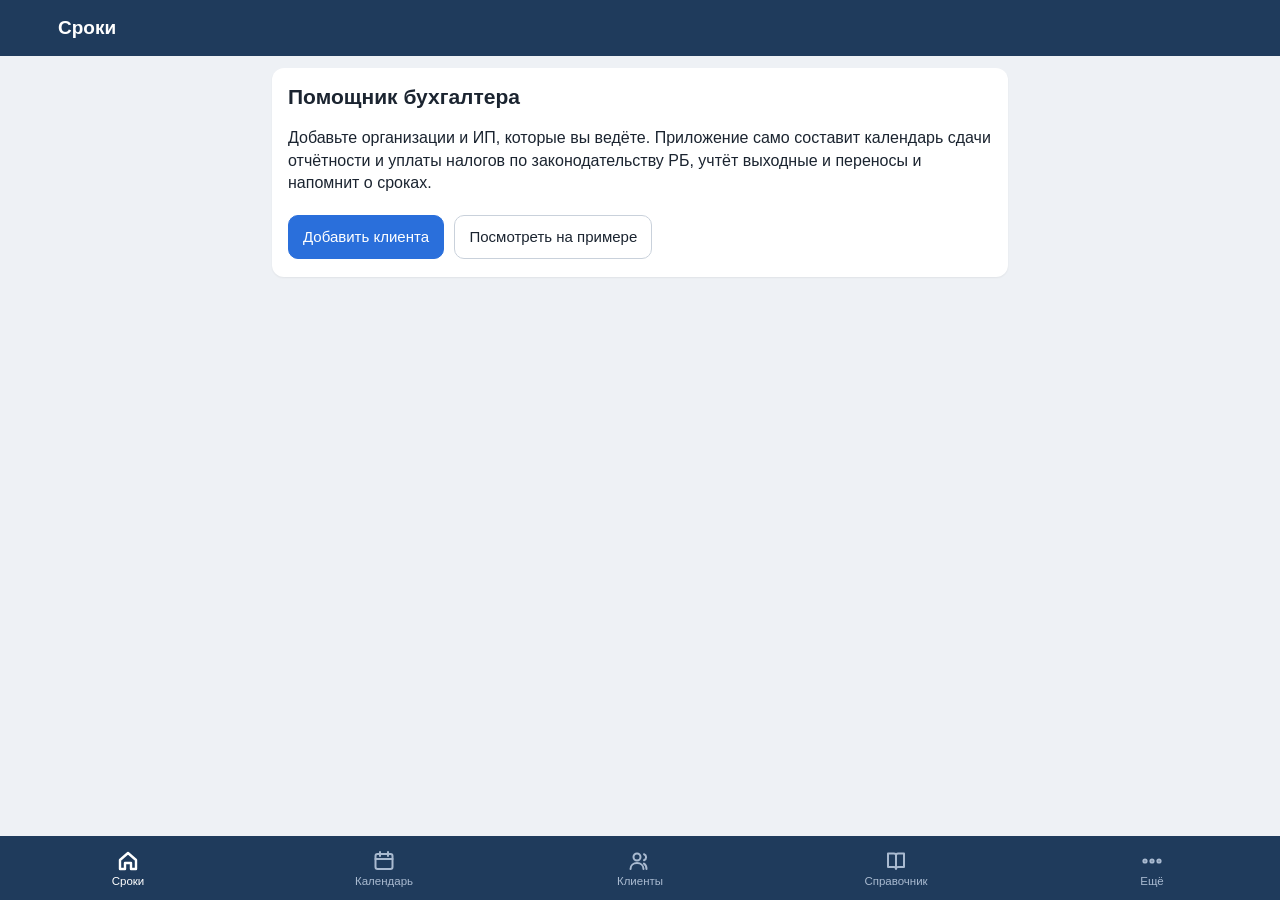
<file: index.html>
<!doctype html>
<html lang="ru">
<head>
<meta charset="utf-8">
<meta name="viewport" content="width=device-width,initial-scale=1,viewport-fit=cover">
<meta name="theme-color" content="#1f3b5c">
<title>Помощник бухгалтера</title>
<link rel="manifest" href="manifest.webmanifest">
<link rel="apple-touch-icon" href="icon-180.png">
<link rel="icon" type="image/png" href="icon-192.png">
<meta name="apple-mobile-web-app-capable" content="yes">
<meta name="mobile-web-app-capable" content="yes">
<meta name="apple-mobile-web-app-status-bar-style" content="black-translucent">
<meta name="apple-mobile-web-app-title" content="Бухпомощник">
<meta name="format-detection" content="telephone=no">
<link rel="stylesheet" href="app.css">
</head>
<body>
<header id="hdr">
  <button id="back" class="ibtn" aria-label="Назад"><svg class="ic" viewBox="0 0 24 24" fill="none" stroke="currentColor" stroke-width="2" stroke-linecap="round" stroke-linejoin="round"><path d="M15 5l-7 7 7 7"/></svg></button>
  <h1 id="title">Сроки</h1>
  <button id="action" class="ibtn" aria-label="Добавить"></button>
</header>
<main id="main"></main>
<nav id="tabs">
  <button data-tab="home"><svg class="ic" viewBox="0 0 24 24" fill="none" stroke="currentColor" stroke-width="2" stroke-linecap="round" stroke-linejoin="round"><path d="M4 11l8-7 8 7v9h-5v-6H9v6H4z"/></svg><span>Сроки</span></button>
  <button data-tab="cal"><svg class="ic" viewBox="0 0 24 24" fill="none" stroke="currentColor" stroke-width="2" stroke-linecap="round" stroke-linejoin="round"><rect x="3.5" y="5" width="17" height="15" rx="2"/><path d="M3.5 10h17M8 3v4M16 3v4"/></svg><span>Календарь</span></button>
  <button data-tab="clients"><svg class="ic" viewBox="0 0 24 24" fill="none" stroke="currentColor" stroke-width="2" stroke-linecap="round" stroke-linejoin="round"><circle cx="9" cy="8" r="3.5"/><path d="M2.5 20c0-3.6 2.9-6 6.5-6s6.5 2.4 6.5 6"/><path d="M16 5.2a3.2 3.2 0 010 6M18.5 20c0-2.6-1-4.4-2.6-5.4"/></svg><span>Клиенты</span></button>
  <button data-tab="kb"><svg class="ic" viewBox="0 0 24 24" fill="none" stroke="currentColor" stroke-width="2" stroke-linecap="round" stroke-linejoin="round"><path d="M4 4.5h6a2 2 0 012 2V20a2 2 0 00-2-2H4zM20 4.5h-6a2 2 0 00-2 2V20a2 2 0 012-2h6z"/></svg><span>Справочник</span></button>
  <button data-tab="more"><svg class="ic" viewBox="0 0 24 24" fill="none" stroke="currentColor" stroke-width="2" stroke-linecap="round" stroke-linejoin="round"><circle cx="5" cy="12" r="1.6"/><circle cx="12" cy="12" r="1.6"/><circle cx="19" cy="12" r="1.6"/></svg><span>Ещё</span></button>
</nav>
<div id="toast"></div>
<noscript><p style="padding:20px">Для работы приложения нужен JavaScript.</p></noscript>
<script src="data.js"></script>
<script src="app.js"></script>
</body>
</html>
</file>
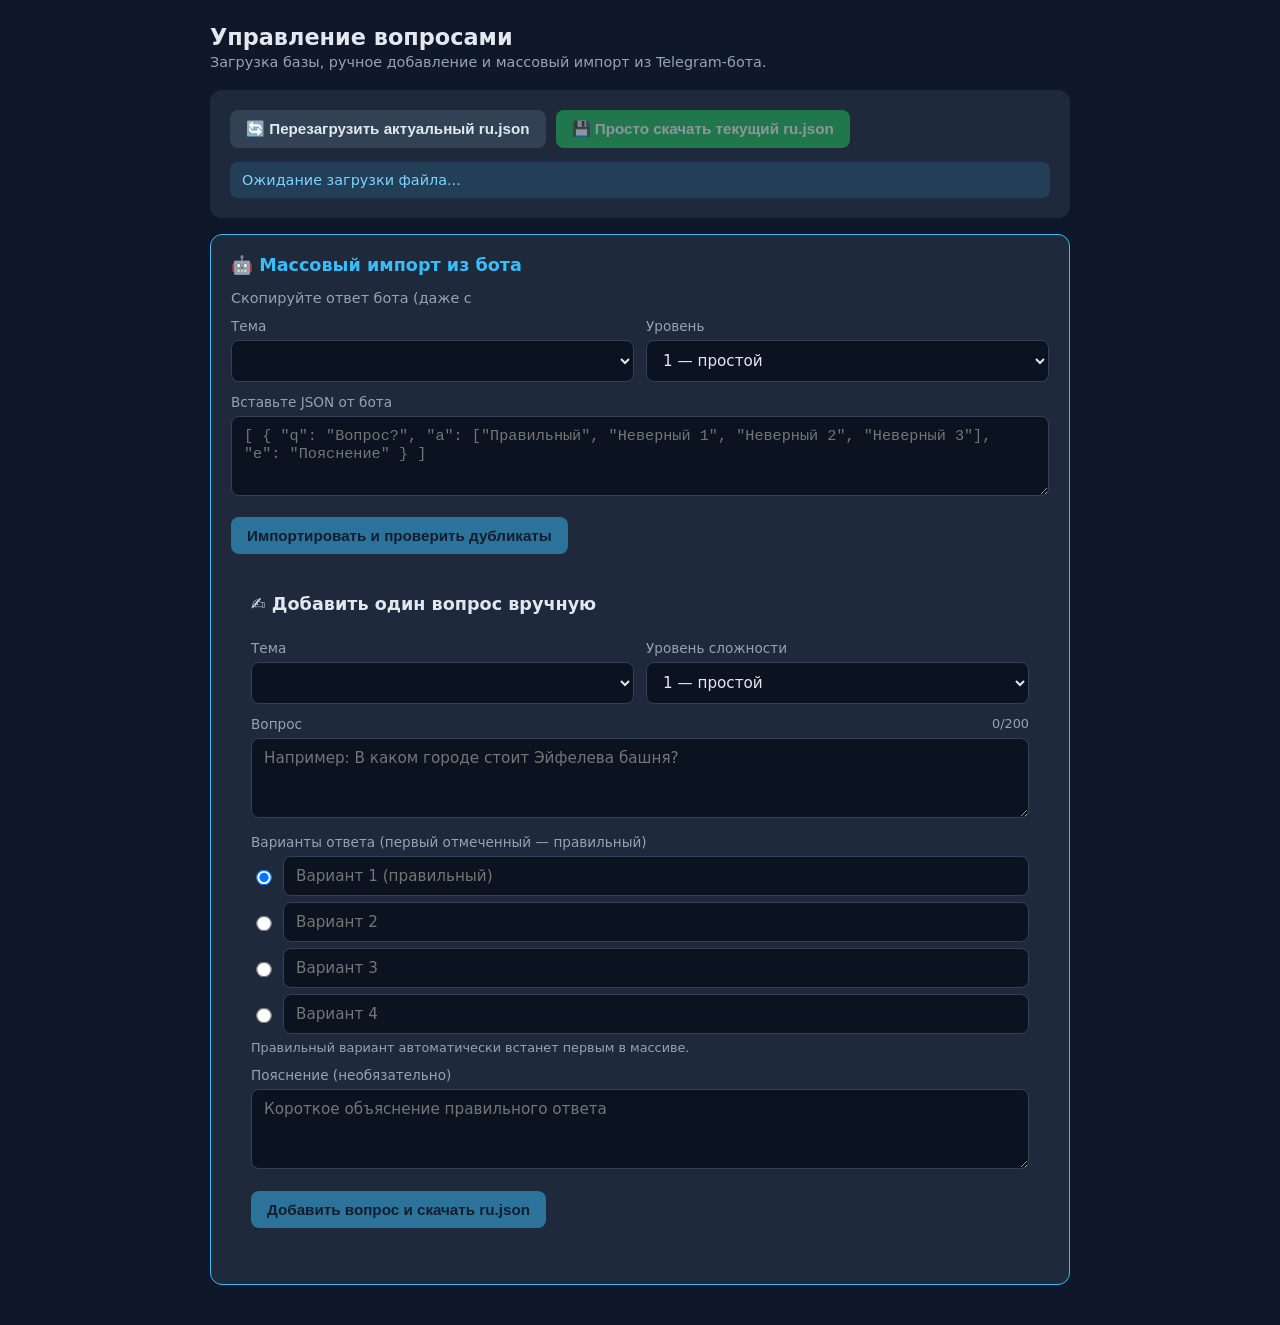
<file: forma/index.html>
<!DOCTYPE html>
<html lang="ru">
<head>
<meta charset="UTF-8">
<meta name="viewport" content="width=device-width, initial-scale=1">
<title>Управление вопросами — ru.json</title>
<style>
  :root { --bg:#0f172a; --card:#1e293b; --fg:#e2e8f0; --muted:#94a3b8; --accent:#38bdf8; --ok:#22c55e; --err:#ef4444; }
  * { box-sizing: border-box; }
  body { margin:0; font-family: system-ui, -apple-system, Segoe UI, Roboto, sans-serif; background:var(--bg); color:var(--fg); padding:24px; }
  .wrap { max-width: 860px; margin: 0 auto; }
  h1 { font-size: 1.4rem; margin: 0 0 4px; }
  .sub { color: var(--muted); font-size: .9rem; margin-bottom: 20px; }
  .card { background: var(--card); border-radius: 12px; padding: 20px; margin-bottom: 16px; }
  label { display:block; font-size:.85rem; color:var(--muted); margin: 12px 0 6px; }
  input[type=text], textarea, select { width:100%; padding:10px 12px; border-radius:8px; border:1px solid #334155; background:#0b1220; color:var(--fg); font-size:.95rem; font-family: inherit; }
  textarea { min-height: 80px; resize: vertical; font-family: monospace; }
  .row { display:grid; grid-template-columns: 1fr 1fr; gap: 12px; }
  @media (max-width:600px){ .row { grid-template-columns: 1fr; } }
  button { cursor:pointer; border:none; border-radius:8px; padding:10px 16px; font-size:.95rem; font-weight:600; transition: opacity 0.2s; }
  button:disabled { opacity: 0.5; cursor: not-allowed; }
  .primary { background: var(--accent); color:#0b1220; }
  .ghost { background:#334155; color:var(--fg); }
  .success { background: var(--ok); color: white; }
  .actions { display:flex; gap:10px; margin-top:18px; flex-wrap: wrap; }
  .msg { margin-top:14px; padding:10px 12px; border-radius:8px; font-size:.9rem; display:none; }
  .msg.ok { background: rgba(34,197,94,.15); color:#86efac; display:block; }
  .msg.err { background: rgba(239,68,68,.15); color:#fca5a5; display:block; }
  .msg.info { background: rgba(56,189,248,.15); color:#7dd3fc; display:block; }
  pre { background:#0b1220; padding:12px; border-radius:8px; overflow:auto; font-size:.8rem; max-height:320px; }
  .hint { color:var(--muted); font-size:.8rem; margin-top:4px; }
  .counter { float:right; color:var(--muted); font-size:.8rem; }
  .ans-row { display:grid; grid-template-columns: 24px 1fr; gap:8px; align-items:center; margin-bottom:6px; }
  .ans-row input[type=radio] { transform: scale(1.2); }
  .badge { background: #334155; padding: 2px 6px; border-radius: 4px; font-size: 0.75rem; color: #cbd5e1; margin-left: 8px; }
</style>
</head>
<body>
<div class="wrap">
  <h1>Управление вопросами</h1>
  <div class="sub">Загрузка базы, ручное добавление и массовый импорт из Telegram-бота.</div>

  <div class="card">
    <div class="actions" style="margin-top:0;">
      <button class="ghost" id="reloadBtn">🔄 Перезагрузить актуальный ru.json</button>
      <button class="success" id="downloadCurrentBtn" disabled>💾 Просто скачать текущий ru.json</button>
    </div>
    <div class="msg info" id="statusMsg" style="display:block;">Ожидание загрузки файла...</div>
  </div>

  <!-- БЛОК МАССОВОГО ИМПОРТА ИЗ БОТА -->
  <div class="card" style="border: 1px solid var(--accent);">
    <h2 style="font-size: 1.1rem; margin-top: 0; color: var(--accent);">🤖 Массовый импорт из бота</h2>
    <div class="sub">Скопируйте ответ бота (даже с

    <div class="row">
      <div>
        <label>Тема</label>
        <select id="batchTopic"></select>
      </div>
      <div>
        <label>Уровень</label>
        <select id="batchLevel">
          <option value="1">1 — простой</option>
          <option value="2">2 — средний</option>
          <option value="3">3 — сложный</option>
        </select>
      </div>
    </div>

    <label>Вставьте JSON от бота</label>
    <textarea id="batchJson" placeholder='[ { "q": "Вопрос?", "a": ["Правильный", "Неверный 1", "Неверный 2", "Неверный 3"], "e": "Пояснение" } ]'></textarea>
    
    <div class="actions">
      <button class="primary" id="importBtn" disabled>Импортировать и проверить дубликаты</button>
    </div>
<div class="msg" id="importMsg"></div>
    <details id="importLog" style="display:none;">
      <summary>Подробный лог импорта</summary>
      <pre id="importLogText"></pre>
    </details>
  </div>

  <!-- БЛОК РУЧНОГО ДОБАВЛЕНИЯ -->
  <div class="card">
    <h2 style="font-size: 1.1rem; margin-top: 0;">✍️ Добавить один вопрос вручную</h2>
    <div class="row">
      <div>
        <label>Тема</label>
        <select id="topic"></select>
      </div>
      <div>
        <label>Уровень сложности</label>
        <select id="level">
          <option value="1">1 — простой</option>
          <option value="2">2 — средний</option>
          <option value="3">3 — сложный</option>
        </select>
      </div>
    </div>

    <label>Вопрос <span class="counter" id="qCounter">0/200</span></label>
    <textarea id="question" maxlength="200" placeholder="Например: В каком городе стоит Эйфелева башня?" style="font-family: inherit;"></textarea>

    <label>Варианты ответа (первый отмеченный — правильный)</label>
    <div id="answers">
      <div class="ans-row"><input type="radio" name="ans" value="0" checked><input type="text" class="ansInput" placeholder="Вариант 1 (правильный)" maxlength="80"></div>
      <div class="ans-row"><input type="radio" name="ans" value="1"><input type="text" class="ansInput" placeholder="Вариант 2" maxlength="80"></div>
      <div class="ans-row"><input type="radio" name="ans" value="2"><input type="text" class="ansInput" placeholder="Вариант 3" maxlength="80"></div>
      <div class="ans-row"><input type="radio" name="ans" value="3"><input type="text" class="ansInput" placeholder="Вариант 4" maxlength="80"></div>
    </div>
    <div class="hint">Правильный вариант автоматически встанет первым в массиве.</div>

    <label>Пояснение (необязательно)</label>
    <textarea id="explain" placeholder="Короткое объяснение правильного ответа" style="font-family: inherit;"></textarea>

    <div class="actions">
      <button class="primary" id="saveBtn" disabled>Добавить вопрос и скачать ru.json</button>
    </div>
    <div class="msg" id="msg"></div>
  </div>
</div>

<script>
const FILE_URL = './ru.json';
let currentData = null;
let isDataLoaded = false;

const $ = id => document.getElementById(id);
const ansInputs = [...document.querySelectorAll('.ansInput')];

function showMsg(id, text, type='info') {
  const el = $(id);
  el.className = 'msg ' + type;
  el.textContent = text;
  if(type === 'info' && text === '') el.style.display = 'none';
}

function norm(s) {
  return (s || '').toString().trim().toLowerCase().replace(/\s+/g, ' ').replace(/[?!.,;:]+$/,'');
}

// --- ЗАГРУЗКА ДАННЫХ ---
async function loadData() {
  try {
    const res = await fetch(FILE_URL + '?t=' + Date.now(), { cache: 'no-store' });
    if (!res.ok) throw new Error('HTTP ' + res.status);
    currentData = await res.json();
    isDataLoaded = true;

    const topics = Object.keys(currentData).filter(k => k !== '_meta');
    
    // Заполняем селекты тем
    [$('topic'), $('batchTopic')].forEach(sel => {
      sel.innerHTML = '';
      topics.forEach(k => {
        const opt = document.createElement('option');
        opt.value = k;
        opt.textContent = k;
        sel.appendChild(opt);
      });
    });

    let total = 0;
    for (const k of topics) {
      for (const l of Object.keys(currentData[k])) {
        if (Array.isArray(currentData[k][l])) total += currentData[k][l].length;
      }
    }
    
    showMsg('statusMsg', '✅ База загружена: ' + total + ' вопросов.', 'ok');
    $('saveBtn').disabled = false;
    $('importBtn').disabled = false;
    $('downloadCurrentBtn').disabled = false;
  } catch (e) {
    currentData = null;
    isDataLoaded = false;
    showMsg('statusMsg', '❌ Ошибка загрузки ru.json: ' + e.message, 'err');
    $('saveBtn').disabled = true;
    $('importBtn').disabled = true;
  }
}

// --- ПОИСК ДУБЛИКАТОВ ---
function findDuplicates(qText) {
  if (!currentData) return [];
  const n = norm(qText);
  const found = [];
  for (const k of Object.keys(currentData)) {
    if (k === '_meta') continue;
for (const l of Object.keys(currentData[k])) {
      const arr = currentData[k][l];
      if (!Array.isArray(arr)) continue;
      for (const item of arr) {
        if (item && norm(item.q) === n) found.push({ topic: k, level: l, q: item.q });
      }
    }
  }
  return found;
}

// --- ОБНОВЛЕНИЕ МЕТАДАННЫХ ---
function updateMeta() {
  if (currentData._meta) {
    let total = 0;
    for (const k of Object.keys(currentData)) {
      if (k === '_meta') continue;
      for (const l of Object.keys(currentData[k])) {
        if (Array.isArray(currentData[k][l])) total += currentData[k][l].length;
      }
    }
    currentData._meta.n = total;
    currentData._meta.date = new Date().toISOString().slice(0,10);
  }
}

// --- СКАЧИВАНИЕ ---
function downloadJson() {
  const json = JSON.stringify(currentData, null, 2);
  const blob = new Blob([json], { type: 'application/json' });
  const url = URL.createObjectURL(blob);
  const a = document.createElement('a');
  a.href = url;
  a.download = 'ru.json';
  document.body.appendChild(a);
  a.click();
  a.remove();
  URL.revokeObjectURL(url);
}

// --- МАССОВЫЙ ИМПОРТ ИЗ БОТА ---
$('importBtn').addEventListener('click', () => {
  if (!isDataLoaded) return;
  const rawText = $('batchJson').value.trim();
  if (!rawText) return showMsg('importMsg', 'Вставьте JSON от бота', 'err');

  // Очистка от markdown-тегов ```json ... 
  let cleanText = rawText.replace(/```json/gi, '').replace(/```/g, '').trim();
  
  let parsedQuestions = [];
  try {
    const parsed = JSON.parse(cleanText);
    // Проверяем, массив это или объект
    if (Array.isArray(parsed)) {
      parsedQuestions = parsed;
    } else if (parsed.questions && Array.isArray(parsed.questions)) {
      parsedQuestions = parsed.questions;
    } else {
      // Если это один объект вопроса
      if (parsed.q && parsed.a) parsedQuestions = [parsed];
      else throw new Error('Неизвестная структура JSON');
    }
  } catch (e) {
    return showMsg('importMsg', '❌ Ошибка парсинга JSON: ' + e.message, 'err');
  }

  const topic = $('batchTopic').value;
  const level = $('batchLevel').value;
  const log = [];
  let addedCount = 0;
  let skippedCount = 0;

  if (!currentData[topic]) currentData[topic] = {};
  if (!Array.isArray(currentData[topic][level])) currentData[topic][level] = [];

  parsedQuestions.forEach((item, idx) => {
    if (!item.q  !item.a  !Array.isArray(item.a)) {
      log.push(`[${idx+1}] Пропущен: нет поля q или a`);
      skippedCount++;
      return;
    }

    // Проверка на дубликаты по всей базе
    const dups = findDuplicates(item.q);
    if (dups.length > 0) {
      log.push(`[${idx+1}] Дубликат: "${item.q}" (уже есть в ${dups[0].topic}/${dups[0].level})`);
      skippedCount++;
    } else {
      // Создаем чистый объект (без лишних полей)
      const newObj = { q: item.q.trim(), a: item.a };
      if (item.e) newObj.e = item.e.trim();
      
      currentData[topic][level].push(newObj);
      log.push(`[${idx+1}] ✅ Добавлен: "${item.q}"`);
      addedCount++;
    }
  });

  if (addedCount > 0) {
    updateMeta();
    $('importMsg').className = 'msg ok';
    $('importMsg').textContent = ✅ Импорт завершен. Добавлено: ${addedCount}. Пропущено (дубликаты/ошибки): ${skippedCount}.;
    downloadJson(); // Автоматически скачиваем
  } else {
    showMsg('importMsg', ⚠️ Ничего не добавлено. Пропущено: ${skippedCount}., 'info');
  }

  $('importLogText').textContent = log.join('\n');
  $('importLog').style.display = 'block';
  $('batchJson').value = ''; // Очищаем поле
});

// --- РУЧНОЕ ДОБАВЛЕНИЕ ---
function buildQuestion() {
  const q = $('question').value.trim();
  if (!q) throw new Error('Введите вопрос');

  const variants = ansInputs.map(i => i.value.trim()).filter(v => v);
  if (variants.length < 2) throw new Error('Нужно минимум 2 варианта ответа');

  const correctIdx = Number(document.querySelector('input[name="ans"]:checked').value);
  const correct = ansInputs[correctIdx].value.trim();
  if (!correct) throw new Error('Отмеченный правильный вариант не заполнен');

  const a = [correct, ...variants.
filter(v => v !== correct)];
  const obj = { q, a };
  const e = $('explain').value.trim();
  if (e) obj.e = e;
  return obj;
}

$('saveBtn').addEventListener('click', () => {
  if (!currentData) return showMsg('msg', 'База не загружена', 'err');
  try {
    const obj = buildQuestion();
    const dups = findDuplicates(obj.q);
    if (dups.length) {
      const ok = confirm('Похожий вопрос уже есть:\n' + dups[0].q + '\n\nВсё равно добавить?');
      if (!ok) return;
    }

    const topic = $('topic').value;
    const level = $('level').value;

    if (!currentData[topic]) currentData[topic] = {};
    if (!Array.isArray(currentData[topic][level])) currentData[topic][level] = [];
    currentData[topic][level].push(obj);

    updateMeta();
    downloadJson();

    showMsg('msg', 'Вопрос добавлен. Файл ru.json скачан.', 'ok');
    $('question').value = '';
    ansInputs.forEach(i => i.value = '');
    $('explain').value = '';
    $('qCounter').textContent = '0/200';
    document.querySelector('input[name="ans"][value="0"]').checked = true;
  } catch (e) {
    showMsg('msg', e.message, 'err');
  }
});

$('question').addEventListener('input', e => $('qCounter').textContent = e.target.value.length + '/200');
$('reloadBtn').addEventListener('click', loadData);
$('downloadCurrentBtn').addEventListener('click', () => { if(currentData) downloadJson(); });

loadData();
</script>
</body>
</html>
</file>
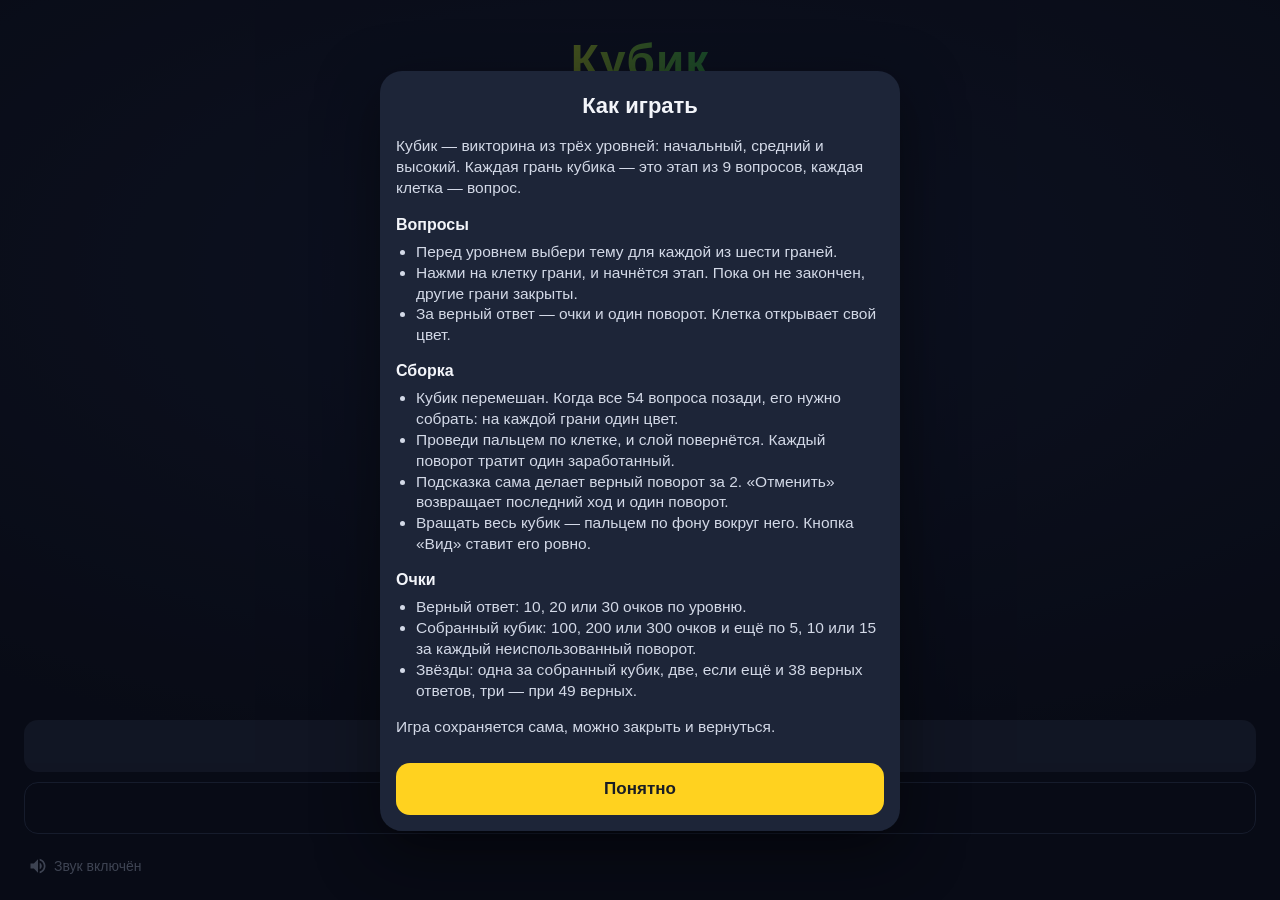
<file: kubik/index.html>
<!doctype html>
<html lang="ru">
<head>
<meta charset="utf-8">
<meta name="viewport" content="width=device-width,initial-scale=1,maximum-scale=1,user-scalable=no,viewport-fit=cover">
<meta name="theme-color" content="#121726">
<title>Кубик</title>
<link rel="manifest" href="manifest.webmanifest">
<link rel="apple-touch-icon" href="icon-180.png">
<link rel="icon" type="image/png" href="icon-192.png">
<meta name="apple-mobile-web-app-capable" content="yes">
<meta name="mobile-web-app-capable" content="yes">
<meta name="apple-mobile-web-app-status-bar-style" content="black-translucent">
<meta name="apple-mobile-web-app-title" content="Кубик">
<meta name="format-detection" content="telephone=no">
<link rel="stylesheet" href="style.css?v=0.1.0">
</head>
<body class="loading">
<div id="stage"></div>

<section id="scr-menu" class="scr">
  <div class="menu-head">
    <h1 class="logo">Кубик</h1>
    <p class="sub">интеллектуальная игра</p>
  </div>
  <div class="cube-slot"></div>
  <div class="menu-btns">
    <button class="btn primary" id="m-continue" hidden></button>
    <button class="btn" id="m-new">Новая игра</button>
    <button class="btn ghost" id="m-help">Как играть</button>
    <div class="menu-foot">
      <button class="link" id="m-sound"></button>
      <span id="m-best"></span>
    </div>
  </div>
</section>

<section id="scr-levels" class="scr">
  <header class="bar"><button class="ibtn" data-go="menu" aria-label="Назад"></button><h2>Новая игра</h2><span class="ibtn"></span></header>
  <div class="scroll">
    <p class="lead">С какого уровня начать? В каждом уровне 6 этапов по 9 вопросов, а в конце надо собрать кубик.</p>
    <div id="lv-list"></div>
  </div>
</section>

<section id="scr-topics" class="scr">
  <header class="bar"><button class="ibtn" data-go="menu" aria-label="В меню"></button><h2 id="tp-title"></h2><span class="ibtn"></span></header>
  <div class="scroll">
    <p class="lead">Выбери тему для каждой грани. Грань кубика — это этап из 9 вопросов, клетка — вопрос.</p>
    <div id="tp-list"></div>
  </div>
  <div class="foot two">
    <button class="btn ghost" id="tp-rand"></button>
    <button class="btn primary" id="tp-go">Начать уровень</button>
  </div>
</section>

<section id="scr-game" class="scr">
  <header class="bar"><button class="ibtn" id="g-home" aria-label="В меню"></button><h2 id="g-title"></h2><button class="ibtn" id="g-help" aria-label="Как играть"></button></header>
  <div class="stats">
    <div class="pill"><small>Очки</small><b id="st-score">0</b></div>
    <div class="pill turns"><small>Повороты</small><b id="st-turns">0</b></div>
    <div class="pill"><small id="st-l3">Вопросы</small><b id="st-3">0</b></div>
  </div>
  <div class="cube-slot"></div>
  <div class="foot" id="g-foot"></div>
</section>

<div id="sheet" class="overlay" hidden><div class="card qcard" id="qcard"></div></div>
<div id="modal" class="overlay" hidden><div class="card" id="mcard"></div></div>
<div id="toast"></div>
<noscript><p style="padding:24px;color:#fff">Для игры нужен JavaScript.</p></noscript>
<script type="module" src="game.js?v=0.1.0"></script>
</body>
</html>
</file>
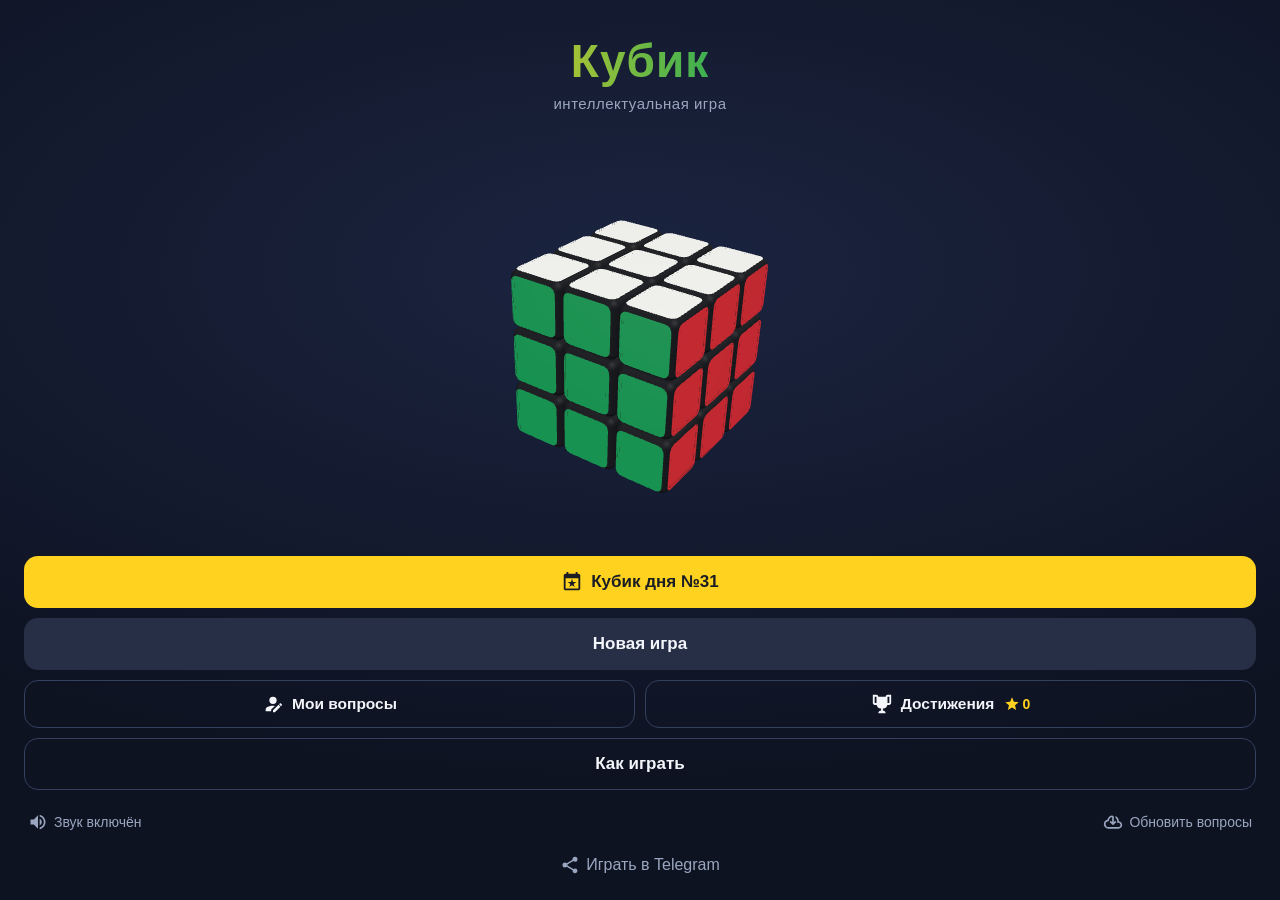
<file: kubik3/index.html>
<!doctype html>
<html lang="ru">
<head>
<meta charset="utf-8">
<meta name="viewport" content="width=device-width,initial-scale=1,maximum-scale=1,user-scalable=no,viewport-fit=cover">
<meta name="theme-color" content="#121726">
<title>Кубик — интеллектуальная игра</title>
<meta name="description" content="Викторина на кубике: отвечай на вопросы, зарабатывай повороты и собери кубик. 20 тем, 3000 вопросов, вызов другу.">
<meta property="og:type" content="website">
<meta property="og:site_name" content="Кубик">
<meta property="og:locale" content="ru_RU">
<meta property="og:title" content="Кубик — интеллектуальная игра">
<meta property="og:description" content="Отвечай на вопросы, зарабатывай повороты и собери кубик. Прими вызов и попробуй обыграть друга.">
<meta property="og:image" content="https://marjanmik.github.io/kubik3/og.png?v=0.15.0">
<meta property="og:image:width" content="1200">
<meta property="og:image:height" content="630">
<meta property="og:image:alt" content="Кубик: викторина, в которой надо собрать кубик">
<meta name="twitter:card" content="summary_large_image">
<meta name="twitter:title" content="Кубик — интеллектуальная игра">
<meta name="twitter:description" content="Отвечай на вопросы, зарабатывай повороты и собери кубик.">
<meta name="twitter:image" content="https://marjanmik.github.io/kubik3/og.png?v=0.15.0">
<link rel="manifest" href="manifest.webmanifest">
<link rel="apple-touch-icon" href="icon-180.png">
<link rel="icon" type="image/png" href="icon-192.png">
<meta name="apple-mobile-web-app-capable" content="yes">
<meta name="mobile-web-app-capable" content="yes">
<meta name="apple-mobile-web-app-status-bar-style" content="black-translucent">
<meta name="apple-mobile-web-app-title" content="Кубик">
<meta name="format-detection" content="telephone=no">
<link rel="stylesheet" href="style.css?v=0.15.0">
</head>
<body class="loading">
<div id="stage"></div>

<section id="scr-menu" class="scr">
  <div class="menu-head">
    <h1 class="logo">Кубик</h1>
    <p class="sub">интеллектуальная игра</p>
    <p class="best" id="m-best"></p>
  </div>
  <div class="cube-slot"></div>
  <div class="menu-btns">
    <button class="btn primary" id="m-continue" hidden></button>
    <button class="btn" id="m-chal" hidden></button>
    <button class="btn" id="m-day"></button>
    <button class="btn" id="m-new">Новая игра</button>
    <div class="mrow"><button class="btn ghost" id="m-my"></button><button class="btn ghost" id="m-ach"></button></div>
    <button class="btn ghost" id="m-help">Как играть</button>
    <div class="menu-foot">
      <button class="link" id="m-sound"></button>
      <button class="link" id="m-update"></button>
    </div>
    <div class="menu-links"><button class="link rep-menu" id="m-reports" hidden></button><button class="link duel-menu" id="m-duels" hidden></button><button class="link" id="m-tg" hidden></button></div>
  </div>
</section>

<section id="scr-levels" class="scr">
  <header class="bar"><button class="ibtn" data-go="menu" aria-label="Назад"></button><h2>Новая игра</h2><span class="ibtn"></span></header>
  <div class="scroll">
    <div class="sizes" id="lv-size"></div>
    <p class="lead" id="lv-lead"></p>
    <div id="lv-list"></div>
  </div>
</section>

<section id="scr-topics" class="scr">
  <header class="bar"><button class="ibtn" data-go="menu" aria-label="В меню"></button><h2 id="tp-title"></h2><span class="ibtn"></span></header>
  <div class="scroll">
    <p class="lead" id="tp-lead"></p>
    <div id="tp-list"></div>
  </div>
  <div class="foot two">
    <button class="btn ghost" id="tp-rand"></button>
    <button class="btn primary" id="tp-go">Начать уровень</button>
  </div>
</section>

<section id="scr-game" class="scr">
  <header class="bar"><button class="ibtn" id="g-home" aria-label="В меню"></button><h2 id="g-title"></h2><button class="ibtn" id="g-help" aria-label="Как играть"></button></header>
  <div class="stats">
    <div class="pill"><small>Очки</small><b id="st-score">0</b></div>
    <div class="pill turns"><small>Повороты</small><b id="st-turns">0</b></div>
    <div class="pill"><small id="st-l3">Вопросы</small><b id="st-3">0</b></div>
  </div>
  <div class="cube-slot"></div>
  <div class="foot" id="g-foot"></div>
</section>

<section id="scr-train" class="scr">
  <header class="bar"><button class="ibtn" id="tr-back" aria-label="Назад"></button><h2>Тренировка сборки</h2><span class="ibtn tr-step" id="tr-step"></span></header>
  <div class="tr-dots" id="tr-dots"></div>
  <div class="cube-slot"></div>
  <div class="foot" id="tr-foot"></div>
</section>

<section id="scr-ach" class="scr">
  <header class="bar"><button class="ibtn" data-go="menu" aria-label="В меню"></button><h2>Достижения</h2><span class="ibtn"></span></header>
  <div class="tabs" id="ach-tabs"></div>
  <div class="scroll" id="ach-body"></div>
</section>

<section id="scr-skins" class="scr">
  <header class="bar"><button class="ibtn" data-go="menu" aria-label="В меню"></button><h2>Достижения</h2><span class="ibtn"></span></header>
  <div class="tabs" id="sk-tabs"></div>
  <p class="lead sk-lead" id="sk-lead"></p>
  <div class="cube-slot"></div>
  <div class="sk-list" id="sk-list"></div>
</section>

<section id="scr-my" class="scr">
  <header class="bar"><button class="ibtn" id="my-back" aria-label="Назад"></button><h2>Мои вопросы</h2><span class="ibtn"></span></header>
  <div class="scroll">
    <p class="lead" id="my-lead"></p>
    <div id="my-list"></div>
  </div>
  <div class="foot">
    <button class="btn primary" id="my-add"></button>
    <div class="two-sm"><button class="btn ghost" id="my-save"></button><button class="btn ghost" id="my-load"></button></div>
    <input type="file" id="my-file" accept=".txt,.json,text/plain,application/json" hidden>
  </div>
</section>

<div id="sheet" class="overlay" hidden><div class="card qcard" id="qcard"></div></div>
<div id="edit" class="overlay top" hidden><div class="card" id="ecard"></div></div>
<div id="modal" class="overlay" hidden><div class="card" id="mcard"></div></div>
<div id="toast"></div>
<noscript><p style="padding:24px;color:#fff">Для игры нужен JavaScript.</p></noscript>
<script type="module" src="game.js?v=0.15.0"></script>
</body>
</html>
</file>
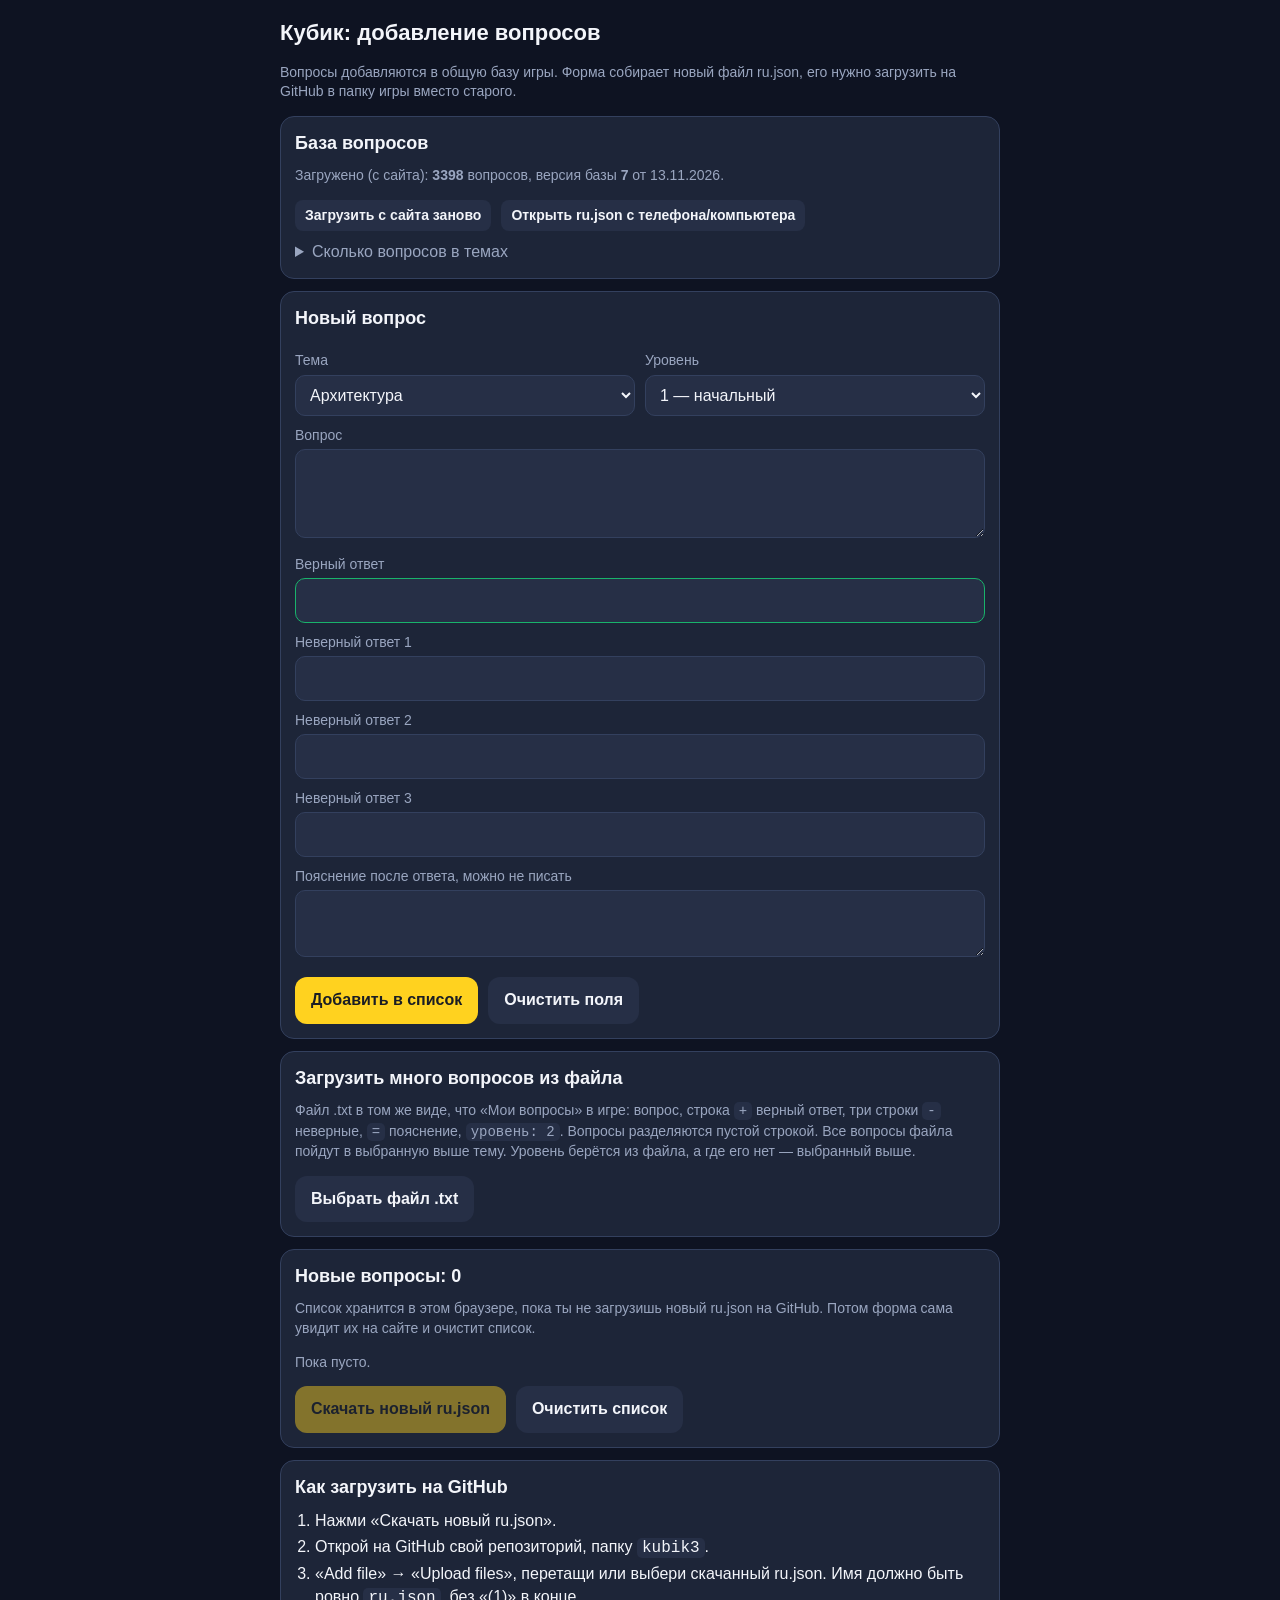
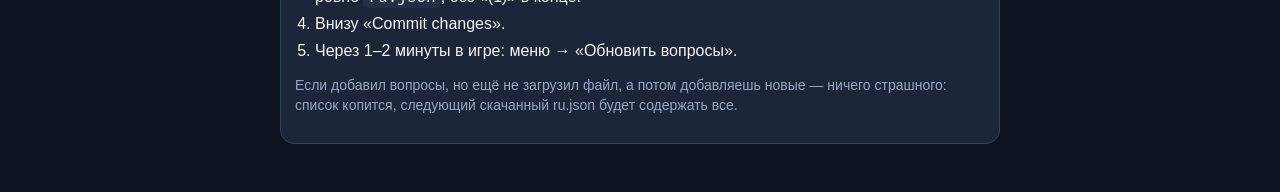
<file: kubik3/forma/index.html>
<!doctype html>
<html lang="ru">
<head>
<meta charset="utf-8">
<meta name="viewport" content="width=device-width, initial-scale=1, viewport-fit=cover">
<meta name="robots" content="noindex">
<title>Кубик — добавление вопросов</title>
<style>
:root { --bg: #0e1322; --card: #1d2538; --card2: #262f46; --line: #33405e; --text: #f3f5fa; --muted: #9aa6c0;
  --accent: #ffd21f; --ok: #19b36b; --bad: #e0404a; --warn: #f0a020; }
* { box-sizing: border-box; }
body { margin: 0; background: var(--bg); color: var(--text); font: 16px/1.4 -apple-system, "Segoe UI", Roboto, Arial, sans-serif;
  padding: 12px 12px calc(40px + env(safe-area-inset-bottom)); }
main { max-width: 720px; margin: 0 auto; }
h1 { font-size: 22px; margin: 6px 0 4px; }
h2 { font-size: 18px; margin: 0 0 10px; }
.card { background: var(--card); border: 1px solid var(--line); border-radius: 14px; padding: 14px; margin: 12px 0; }
.muted { color: var(--muted); font-size: 14px; }
label { display: block; margin: 10px 0 4px; font-size: 14px; color: var(--muted); }
input[type=text], textarea, select { width: 100%; font: inherit; color: var(--text); background: var(--card2);
  border: 1.5px solid var(--line); border-radius: 10px; padding: 10px; }
textarea { resize: vertical; }
input.okans { border-color: var(--ok); }
.row { display: flex; gap: 10px; flex-wrap: wrap; }
.row > * { flex: 1 1 140px; }
.cnt { float: right; font-size: 12px; color: var(--muted); }
.cnt.over { color: var(--bad); font-weight: 700; }
button { font: inherit; font-weight: 600; border: 0; border-radius: 12px; padding: 12px 16px; background: var(--card2);
  color: var(--text); cursor: pointer; }
button.primary { background: var(--accent); color: #1a1d24; }
button.small { padding: 6px 10px; font-size: 14px; border-radius: 8px; }
button:disabled { opacity: .45; cursor: default; }
.btns { display: flex; gap: 10px; flex-wrap: wrap; margin-top: 14px; }
.msg { margin-top: 10px; padding: 10px; border-radius: 10px; font-size: 15px; }
.msg:empty { display: none; }
.err { background: rgba(224,64,74,.15); border: 1px solid var(--bad); }
.warn { background: rgba(240,160,32,.12); border: 1px solid var(--warn); }
.good { background: rgba(25,179,107,.13); border: 1px solid var(--ok); }
.sim { margin: 6px 0 0; padding-left: 18px; }
.sim li { margin: 4px 0; }
.sim small { color: var(--muted); }
.pq { border-top: 1px solid var(--line); padding: 10px 0; }
.pq:first-child { border-top: 0; }
.pq b { display: block; }
.pq .a { font-size: 14px; color: var(--muted); }
.pq .a .y { color: var(--ok); }
.tag { display: inline-block; font-size: 12px; background: var(--card2); border-radius: 6px; padding: 1px 6px; margin-right: 4px; color: var(--muted); }
.steps { margin: 6px 0 0; padding-left: 20px; }
.steps li { margin: 4px 0; }
code { background: var(--card2); padding: 1px 5px; border-radius: 5px; }
table { border-collapse: collapse; width: 100%; font-size: 14px; }
td, th { padding: 4px 6px; border-bottom: 1px solid var(--line); text-align: left; }
td.n { text-align: right; }
details summary { cursor: pointer; color: var(--muted); }
</style>
</head>
<body>
<main>
<h1>Кубик: добавление вопросов</h1>
<p class="muted">Вопросы добавляются в общую базу игры. Форма собирает новый файл ru.json, его нужно загрузить на GitHub в папку игры вместо старого.</p>

<div class="card" id="base-card">
  <h2>База вопросов</h2>
  <div id="base-info" class="muted">Загружаю ru.json с сайта…</div>
  <div class="btns">
    <button class="small" id="b-reload">Загрузить с сайта заново</button>
    <button class="small" id="b-file">Открыть ru.json с телефона/компьютера</button>
    <input type="file" id="f-base" accept=".json,application/json" hidden>
  </div>
  <details style="margin-top:10px"><summary>Сколько вопросов в темах</summary><div id="base-table"></div></details>
</div>

<div class="card" id="add-card">
  <h2>Новый вопрос</h2>
  <div class="row">
    <div><label for="f-topic">Тема</label><select id="f-topic"></select></div>
    <div><label for="f-level">Уровень</label><select id="f-level">
      <option value="1">1 — начальный</option><option value="2">2 — средний</option><option value="3">3 — высокий</option></select></div>
  </div>
  <label for="f-q">Вопрос <span class="cnt" id="c-q"></span></label>
  <textarea id="f-q" rows="3"></textarea>
  <label for="f-a0">Верный ответ <span class="cnt" id="c-a0"></span></label>
  <input type="text" id="f-a0" class="okans" autocomplete="off">
  <label for="f-a1">Неверный ответ 1 <span class="cnt" id="c-a1"></span></label>
  <input type="text" id="f-a1" autocomplete="off">
  <label for="f-a2">Неверный ответ 2 <span class="cnt" id="c-a2"></span></label>
  <input type="text" id="f-a2" autocomplete="off">
  <label for="f-a3">Неверный ответ 3 <span class="cnt" id="c-a3"></span></label>
  <input type="text" id="f-a3" autocomplete="off">
  <label for="f-e">Пояснение после ответа, можно не писать <span class="cnt" id="c-e"></span></label>
  <textarea id="f-e" rows="2"></textarea>
  <div id="check" class="msg"></div>
  <div class="btns">
    <button class="primary" id="b-add">Добавить в список</button>
    <button id="b-clear">Очистить поля</button>
    <button id="b-cancel" hidden>Отменить правку</button>
  </div>
</div>

<div class="card">
  <h2>Загрузить много вопросов из файла</h2>
  <p class="muted" style="margin:0">Файл .txt в том же виде, что «Мои вопросы» в игре: вопрос, строка <code>+</code> верный ответ, три строки <code>-</code> неверные, <code>=</code> пояснение, <code>уровень: 2</code>. Вопросы разделяются пустой строкой. Все вопросы файла пойдут в выбранную выше тему. Уровень берётся из файла, а где его нет — выбранный выше.</p>
  <div class="btns"><button id="b-txt">Выбрать файл .txt</button><input type="file" id="f-txt" accept=".txt,text/plain" hidden></div>
  <div id="txt-msg" class="msg"></div>
</div>

<div class="card">
  <h2>Новые вопросы: <span id="p-n">0</span></h2>
  <p class="muted" style="margin:0 0 6px">Список хранится в этом браузере, пока ты не загрузишь новый ru.json на GitHub. Потом форма сама увидит их на сайте и очистит список.</p>
  <div id="pending"></div>
  <div class="btns">
    <button class="primary" id="b-save">Скачать новый ru.json</button>
    <button id="b-share" hidden>Поделиться файлом</button>
    <button id="b-drop">Очистить список</button>
  </div>
  <div id="save-msg" class="msg"></div>
</div>

<div class="card">
  <h2>Как загрузить на GitHub</h2>
  <ol class="steps">
    <li>Нажми «Скачать новый ru.json».</li>
    <li>Открой на GitHub свой репозиторий, папку <code>kubik3</code>.</li>
    <li>«Add file» → «Upload files», перетащи или выбери скачанный ru.json. Имя должно быть ровно <code>ru.json</code>, без «(1)» в конце.</li>
    <li>Внизу «Commit changes».</li>
    <li>Через 1–2 минуты в игре: меню → «Обновить вопросы».</li>
  </ol>
  <p class="muted">Если добавил вопросы, но ещё не загрузил файл, а потом добавляешь новые — ничего страшного: список копится, следующий скачанный ru.json будет содержать все.</p>
</div>
</main>

<script>
'use strict';
// Ограничения те же, что проверяет сборка игры (tools/merge_q.py): длинные строки не помещаются в кнопки.
const LIM = { q: 160, a: 40, e: 400 };
const NAMES = { history: 'История', geography: 'География', literature: 'Литература', music: 'Музыка', science: 'Наука',
  painting: 'Живопись', people: 'Личности', cinema: 'Кино', journalism: 'Журналистика', logic: 'Логика и головоломки',
  sport: 'Спорт', cooking: 'Кулинария', architecture: 'Архитектура', quotes: 'Киноцитаты и кадры', cartoons: 'Мультфильмы',
  games: 'Компьютерные игры', belarus: 'История Беларуси', etymology: 'Происхождение слов', inventions: 'История изобретений',
  computers: 'Компьютеры' };
const KEY_P = 'kubikForma.pending.v1', KEY_T = 'kubikForma.last.v1', KEY_R = 'kubikForma.rev.v1';
const $ = (s) => document.querySelector(s);
const esc = (s) => String(s).replace(/[&<>"]/g, (c) => ({ '&': '&amp;', '<': '&lt;', '>': '&gt;', '"': '&quot;' }[c]));
const norm = (s) => String(s || '').replace(/\s+/g, ' ').trim();
// ключ для точного совпадения: без регистра, ё=е, без знаков препинания
const key = (s) => norm(s).toLowerCase().replace(/ё/g, 'е').replace(/[^0-9a-zа-я]+/gi, ' ').trim();
const STOP = new Set('как какой какая какое какие каком какую кто что чем чего где когда куда откуда сколько который которая которое которые это этот эта эти был была было были для при над под про без или его она они оно него неё всех все так также том тем того этом этой году года лет между после перед через ещё уже'.split(' '));
function stems(s) {
  const out = new Set();
  for (const w of key(s).split(' ')) {
    if (w.length < 3 || STOP.has(w)) continue;
    out.add(/^\d+$/.test(w) ? w : w.slice(0, 5));
  }
  return out;
}
const plural = (n, a, b, c) => { const m = n % 100, k = n % 10; return m > 10 && m < 20 ? c : k === 1 ? a : k > 1 && k < 5 ? b : c; };

let BASE = null, SRC = '', INDEX = [];
let P = loadPending(), EDIT = -1;

function loadPending() { try { return JSON.parse(localStorage.getItem(KEY_P)) || []; } catch { return []; } }
function savePending() { try { localStorage.setItem(KEY_P, JSON.stringify(P)); } catch { /* полная память */ } }
const topicName = (t) => (BASE && BASE._meta && BASE._meta.topics && BASE._meta.topics[t] && BASE._meta.topics[t].name) || NAMES[t] || t;
const topicsOf = (b) => Object.keys(b).filter((t) => t !== '_meta' && b[t] && Array.isArray(b[t]['1']));

function okBase(b) { return b && typeof b === 'object' && b._meta && topicsOf(b).length > 0; }

async function loadSite() {
  $('#base-info').textContent = 'Загружаю ru.json с сайта…';
  try {
    const r = await fetch('../ru.json?fresh=' + Date.now(), { cache: 'no-store' });
    if (!r.ok) throw new Error('HTTP ' + r.status);
    const b = await r.json();
    if (!okBase(b)) throw new Error('не похоже на базу вопросов');
    setBase(b, 'сайт');
  } catch (e) {
    $('#base-info').innerHTML = `<span style="color:var(--bad)">Не получилось загрузить ru.json с сайта (${esc(e.message)}).</span> Форма должна лежать в папке <code>forma</code> внутри папки игры. Можно открыть ru.json из файла кнопкой ниже.`;
  }
}

function setBase(b, src) {
  BASE = b; SRC = src;
  INDEX = [];
  for (const t of topicsOf(b)) for (const l of ['1', '2', '3']) for (const q of b[t][l] || []) {
    INDEX.push({ t, l, q: q.q, a0: q.a[0], k: key(q.q), ka: key(q.a[0]), s: stems(q.q), p: !!q.p });
  }
  // вопросы из списка, которые уже есть в базе (файл загружен на GitHub), убираются из списка
  const before = P.length;
  P = P.filter((x) => !INDEX.some((y) => y.t === x.t && y.l === String(x.l) && y.k === key(x.q) && y.ka === key(x.a[0])));
  const gone = before - P.length;
  savePending();
  const m = b._meta;
  const d = (m.date || '').split('-').reverse().join('.');
  $('#base-info').innerHTML = `Загружено (${src === 'сайт' ? 'с сайта' : 'из файла'}): <b>${INDEX.length}</b> ${plural(INDEX.length, 'вопрос', 'вопроса', 'вопросов')}, версия базы <b>${+m.rev || 0}</b>${d ? ' от ' + d : ''}.`
    + (gone ? `<div class="msg good">${gone} ${plural(gone, 'вопрос из списка уже есть', 'вопроса из списка уже есть', 'вопросов из списка уже есть')} в этой базе, убрал ${gone > 1 ? 'их' : 'его'} из списка.</div>` : '');
  fillTopics();
  renderTable();
  renderPending();
  runCheck();
}

function countIn(t, l) {
  const inBase = BASE && BASE[t] && BASE[t][l] ? BASE[t][l].length : 0;
  return inBase + P.filter((x) => x.t === t && String(x.l) === String(l)).length;
}
function fillTopics() {
  const sel = $('#f-topic'), cur = sel.value || (JSON.parse(localStorage.getItem(KEY_T) || '{}').t);
  sel.innerHTML = topicsOf(BASE).sort((a, b) => topicName(a).localeCompare(topicName(b), 'ru'))
    .map((t) => `<option value="${esc(t)}">${esc(topicName(t))}</option>`).join('');
  if (cur && BASE[cur]) sel.value = cur;
  const lv = JSON.parse(localStorage.getItem(KEY_T) || '{}').l;
  if (lv && !$('#f-level').dataset.touched) $('#f-level').value = lv;
}
function renderTable() {
  const rows = topicsOf(BASE).sort((a, b) => topicName(a).localeCompare(topicName(b), 'ru')).map((t) =>
    `<tr><td>${esc(topicName(t))}</td>${['1', '2', '3'].map((l) => `<td class="n">${countIn(t, l)}</td>`).join('')}</tr>`).join('');
  $('#base-table').innerHTML = `<table><tr><th>Тема</th><th class="n">Ур. 1</th><th class="n">Ур. 2</th><th class="n">Ур. 3</th></tr>${rows}</table>`;
}

function readForm() {
  return { t: $('#f-topic').value, l: +$('#f-level').value, q: norm($('#f-q').value),
    a: [0, 1, 2, 3].map((i) => norm($('#f-a' + i).value)), e: norm($('#f-e').value) };
}

// Возвращает { errors, warns, similar }
function checkQ(x, skip) {
  const errors = [], warns = [];
  if (!x.q) errors.push('Напиши сам вопрос.');
  if (x.q.length > LIM.q) errors.push(`Вопрос длиннее ${LIM.q} знаков (сейчас ${x.q.length}). На экране телефона он не поместится.`);
  if (!x.a[0]) errors.push('Нужен верный ответ.');
  if (x.a.slice(1).some((s) => !s)) errors.push('Нужны три неверных ответа.');
  x.a.forEach((s, i) => { if (s.length > LIM.a) errors.push(`${i ? 'Неверный ответ ' + i : 'Верный ответ'} длиннее ${LIM.a} знаков.`); });
  if (x.a.every(Boolean) && new Set(x.a.map(key)).size !== 4) errors.push('Все четыре ответа должны быть разными.');
  if (x.e.length > LIM.e) errors.push(`Пояснение длиннее ${LIM.e} знаков.`);
  if (x.q && x.a[0] && key(x.q).includes(key(x.a[0])) && key(x.a[0]).length > 3) warns.push('Верный ответ написан прямо в тексте вопроса.');
  const similar = [];
  if (x.q && BASE) {
    const k = key(x.q), ka = key(x.a[0]), s = stems(x.q);
    const pool = INDEX.map((y) => ({ ...y, from: 'база' }))
      .concat(P.map((y, i) => ({ t: y.t, l: String(y.l), q: y.q, a0: y.a[0], k: key(y.q), ka: key(y.a[0]), s: stems(y.q), i, from: 'список' })).filter((y) => y.i !== skip));
    for (const y of pool) {
      if (y.k === k) {
        if (y.ka === ka || !ka) { errors.push(`Такой вопрос уже есть (${y.from === 'база' ? 'в базе' : 'в твоём списке'}): «${topicName(y.t)}», уровень ${y.l}, ответ «${y.a0}».`); continue; }
        if (y.p) continue; // вопросы к картинкам с одинаковым текстом («Кто написал эту картину?»)
        similar.push({ ...y, score: 2 }); continue;
      }
      let inter = 0; for (const w of s) if (y.s.has(w)) inter++;
      const dice = s.size && y.s.size ? (2 * inter) / (s.size + y.s.size) : 0;
      const score = dice + (ka && y.ka === ka ? 0.3 : 0);
      if ((inter >= 3 && score >= 0.5) || (inter >= 2 && score >= 0.75)) similar.push({ ...y, score });
      else if (ka && y.ka === ka && ka.length > 2 && y.t === x.t) similar.push({ ...y, score: 0.3 + dice });
    }
    similar.sort((a, b) => b.score - a.score);
  }
  return { errors: [...new Set(errors)], warns, similar: similar.slice(0, 6) };
}

function runCheck() {
  for (const [id, lim] of [['q', LIM.q], ['a0', LIM.a], ['a1', LIM.a], ['a2', LIM.a], ['a3', LIM.a], ['e', LIM.e]]) {
    const n = norm($('#f-' + id).value).length, c = $('#c-' + id);
    c.textContent = n ? `${n}/${lim}` : ''; c.classList.toggle('over', n > lim);
  }
  const x = readForm(), box = $('#check');
  const filled = x.q || x.a.some(Boolean);
  if (!filled || !BASE) { box.className = 'msg'; box.innerHTML = ''; $('#b-add').disabled = !BASE; return; }
  const r = checkQ(x, EDIT);
  const parts = [];
  if (r.errors.length) parts.push(`<b>Нужно исправить:</b><ul class="sim">${r.errors.map((e) => `<li>${esc(e)}</li>`).join('')}</ul>`);
  if (r.warns.length) parts.push(`<b>Обрати внимание:</b><ul class="sim">${r.warns.map((e) => `<li>${esc(e)}</li>`).join('')}</ul>`);
  if (r.similar.length) parts.push(`<b>Похожие вопросы, проверь, не повтор ли:</b><ul class="sim">${r.similar.map((y) =>
    `<li>${esc(y.q)}<br><small>${esc(topicName(y.t))}, ур. ${y.l}, ответ «${esc(y.a0)}»${y.from === 'список' ? ', в твоём списке' : ''}</small></li>`).join('')}</ul>`);
  if (!parts.length) parts.push('Повторов в базе нет, всё заполнено правильно.');
  box.className = 'msg ' + (r.errors.length ? 'err' : r.warns.length || r.similar.length ? 'warn' : 'good');
  box.innerHTML = parts.join('');
  $('#b-add').disabled = false;
}

function clearForm() {
  for (const id of ['q', 'a0', 'a1', 'a2', 'a3', 'e']) $('#f-' + id).value = '';
  EDIT = -1; $('#b-add').textContent = 'Добавить в список'; $('#b-cancel').hidden = true;
  runCheck();
}

function addQ() {
  const x = readForm(), r = checkQ(x, EDIT);
  if (r.errors.length) { runCheck(); $('#check').scrollIntoView({ block: 'center', behavior: 'smooth' }); return; }
  const item = { t: x.t, l: x.l, q: x.q, a: x.a, e: x.e };
  if (EDIT >= 0) P[EDIT] = item; else P.push(item);
  savePending();
  localStorage.setItem(KEY_T, JSON.stringify({ t: x.t, l: x.l }));
  const msg = EDIT >= 0 ? 'Исправлено.' : `Добавлено. В списке ${P.length}.`;
  clearForm();
  renderPending(); renderTable();
  const box = $('#check'); box.className = 'msg good'; box.textContent = msg;
  $('#f-q').focus();
}

function renderPending() {
  $('#p-n').textContent = P.length;
  $('#b-save').disabled = !P.length || !BASE;
  $('#b-share').hidden = !(navigator.canShare && P.length && BASE);
  $('#pending').innerHTML = P.length ? P.map((x, i) => `<div class="pq"><span class="tag">${esc(topicName(x.t))}</span><span class="tag">ур. ${x.l}</span>
    <b>${esc(x.q)}</b><div class="a"><span class="y">${esc(x.a[0])}</span> · ${x.a.slice(1).map(esc).join(' · ')}</div>
    ${x.e ? `<div class="a">${esc(x.e)}</div>` : ''}
    <div class="btns" style="margin-top:6px"><button class="small" data-ed="${i}">Изменить</button><button class="small" data-del="${i}">Удалить</button></div></div>`).join('')
    : '<p class="muted">Пока пусто.</p>';
}

function editQ(i) {
  const x = P[i]; EDIT = i;
  $('#f-topic').value = x.t; $('#f-level').value = x.l; $('#f-q').value = x.q; $('#f-e').value = x.e || '';
  x.a.forEach((s, j) => { $('#f-a' + j).value = s; });
  $('#b-add').textContent = 'Сохранить правку'; $('#b-cancel').hidden = false;
  runCheck();
  $('#add-card').scrollIntoView({ behavior: 'smooth' });
}

function buildBank() {
  const nb = JSON.parse(JSON.stringify(BASE));
  for (const x of P) {
    nb[x.t] = nb[x.t] || { 1: [], 2: [], 3: [] };
    const L = String(x.l);
    nb[x.t][L] = nb[x.t][L] || [];
    const it = { q: x.q, a: x.a.slice(), e: x.e || '' };
    nb[x.t][L].push(it); // только в конец: игра помнит «уже были» по номерам вопросов
  }
  const m = nb._meta;
  // номер версии всегда больше прошлого скачанного: если прошлый файл уже на сайте, а база здесь ещё старая,
  // у игроков «Обновить вопросы» всё равно сработает
  m.rev = Math.max(+m.rev || 0, +localStorage.getItem(KEY_R) || 0) + 1;
  m.date = new Date(Date.now() - new Date().getTimezoneOffset() * 60000).toISOString().slice(0, 10);
  m.n = topicsOf(nb).reduce((n, t) => n + ['1', '2', '3'].reduce((k, l) => k + (nb[t][l] || []).length, 0), 0);
  m.by = (m.by || 0) + P.length; // сколько вопросов добавлено через форму (для Тоби)
  return nb;
}
function bankFile() {
  const nb = buildBank();
  return { nb, file: new File([JSON.stringify(nb)], 'ru.json', { type: 'application/json' }) };
}
function saveMsg(nb) {
  try { localStorage.setItem(KEY_R, nb._meta.rev); } catch { /* */ }
  $('#save-msg').className = 'msg good';
  $('#save-msg').innerHTML = `Готово: ${nb._meta.n} ${plural(nb._meta.n, 'вопрос', 'вопроса', 'вопросов')}, версия базы ${nb._meta.rev}. Теперь загрузи этот ru.json на GitHub в папку игры вместо старого. Список здесь очистится сам, когда форма увидит эти вопросы на сайте.`;
}
function download() {
  const { nb, file } = bankFile();
  const a = document.createElement('a');
  a.href = URL.createObjectURL(file); a.download = 'ru.json';
  document.body.appendChild(a); a.click();
  setTimeout(() => { URL.revokeObjectURL(a.href); a.remove(); }, 3000);
  saveMsg(nb);
}
async function share() {
  const { nb, file } = bankFile();
  try { await navigator.share({ files: [file], title: 'ru.json' }); saveMsg(nb); }
  catch (e) { if (e.name !== 'AbortError') download(); }
}

// ---- файл .txt как «Мои вопросы» ----
function parseTxt(text) {
  text = String(text).replace(/^﻿/, '').replace(/\r\n?/g, '\n');
  const items = [], errors = [];
  const blocks = text.split(/\n\s*\n/).map((b) => b.split('\n').map((l) => l.trim()).filter((l) => l && !l.startsWith('#'))).filter((b) => b.length);
  blocks.forEach((lines, n) => {
    const q = { q: [], ok: [], bad: [], e: [], lv: 0 };
    for (const l of lines) {
      const m = l.match(/^уровень\s*[:\-–—]?\s*(\S+)/i);
      if (m) { q.lv = [1, 2, 3].includes(+m[1]) ? +m[1] : 0; continue; }
      if (l[0] === '+') q.ok.push(l.slice(1));
      else if ('-–—'.includes(l[0])) q.bad.push(l.slice(1));
      else if (l[0] === '=') q.e.push(l.slice(1));
      else if (!q.ok.length && !q.bad.length) q.q.push(l);
      else q.e.push(l);
    }
    const name = norm(q.q.join(' ')).slice(0, 50) || `блок ${n + 1}`;
    if (q.ok.length !== 1) { errors.push(`«${name}»: нужен ровно один верный ответ (строка с +).`); return; }
    if (q.bad.length !== 3) { errors.push(`«${name}»: нужны ровно три неверных ответа (строки с -), а их ${q.bad.length}.`); return; }
    items.push({ q: norm(q.q.join(' ')), a: [q.ok[0], ...q.bad].map(norm), e: norm(q.e.join(' ')), lv: q.lv });
  });
  return { items, errors };
}
async function importTxt(f) {
  const text = await f.text();
  const { items, errors } = parseTxt(text);
  const t = $('#f-topic').value, defL = +$('#f-level').value;
  let added = 0; const errs = errors.slice(), sims = [];
  for (const it of items) {
    const x = { t, l: it.lv || defL, q: it.q, a: it.a, e: it.e };
    const r = checkQ(x, -1);
    if (r.errors.length) { errs.push(`«${x.q.slice(0, 50)}»: ${r.errors[0]}`); continue; }
    if (r.similar.length && r.similar[0].score >= 0.75) sims.push(`«${x.q.slice(0, 60)}» похож на «${r.similar[0].q.slice(0, 60)}» (${topicName(r.similar[0].t)}, ур. ${r.similar[0].l})`);
    P.push(x); added++;
  }
  savePending(); renderPending(); renderTable();
  const box = $('#txt-msg');
  box.className = 'msg ' + (errs.length ? 'warn' : 'good');
  box.innerHTML = `Добавлено в список: <b>${added}</b> в тему «${esc(topicName(t))}».`
    + (errs.length ? `<br>Не добавлены (${errs.length}):<ul class="sim">${errs.slice(0, 30).map((e) => `<li>${esc(e)}</li>`).join('')}${errs.length > 30 ? `<li>и ещё ${errs.length - 30}</li>` : ''}</ul>` : '')
    + (sims.length ? `<br>Добавлены, но очень похожи на имеющиеся, проверь в списке:<ul class="sim">${sims.slice(0, 30).map((e) => `<li>${esc(e)}</li>`).join('')}</ul>` : '');
}

// ---- события ----
for (const id of ['q', 'a0', 'a1', 'a2', 'a3', 'e']) $('#f-' + id).addEventListener('input', runCheck);
$('#f-topic').addEventListener('change', runCheck);
$('#f-level').addEventListener('change', () => { $('#f-level').dataset.touched = 1; runCheck(); });
$('#b-add').onclick = addQ;
$('#b-clear').onclick = clearForm;
$('#b-cancel').onclick = clearForm;
$('#b-save').onclick = download;
$('#b-share').onclick = share;
$('#b-drop').onclick = () => { if (P.length && confirm(`Удалить из списка все ${P.length} ${plural(P.length, 'вопрос', 'вопроса', 'вопросов')}?`)) { P = []; savePending(); renderPending(); renderTable(); } };
$('#pending').onclick = (ev) => {
  const b = ev.target.closest('button'); if (!b) return;
  if (b.dataset.ed) editQ(+b.dataset.ed);
  if (b.dataset.del && confirm('Удалить этот вопрос из списка?')) { P.splice(+b.dataset.del, 1); if (EDIT === +b.dataset.del) clearForm(); savePending(); renderPending(); renderTable(); }
};
$('#b-reload').onclick = loadSite;
$('#b-file').onclick = () => $('#f-base').click();
$('#f-base').onchange = async (ev) => {
  const f = ev.target.files[0]; ev.target.value = ''; if (!f) return;
  try { const b = JSON.parse(await f.text()); if (!okBase(b)) throw 0; setBase(b, 'файл'); }
  catch { alert('Это не файл с вопросами игры (ru.json).'); }
};
$('#b-txt').onclick = () => { if (!BASE) { alert('Сначала должна загрузиться база.'); return; } $('#f-txt').click(); };
$('#f-txt').onchange = async (ev) => { const f = ev.target.files[0]; ev.target.value = ''; if (f) importTxt(f); };

renderPending();
loadSite();
document.addEventListener('visibilitychange', () => { if (document.visibilityState === 'visible' && SRC === 'сайт') loadSite(); });
</script>
</body>
</html>
</file>
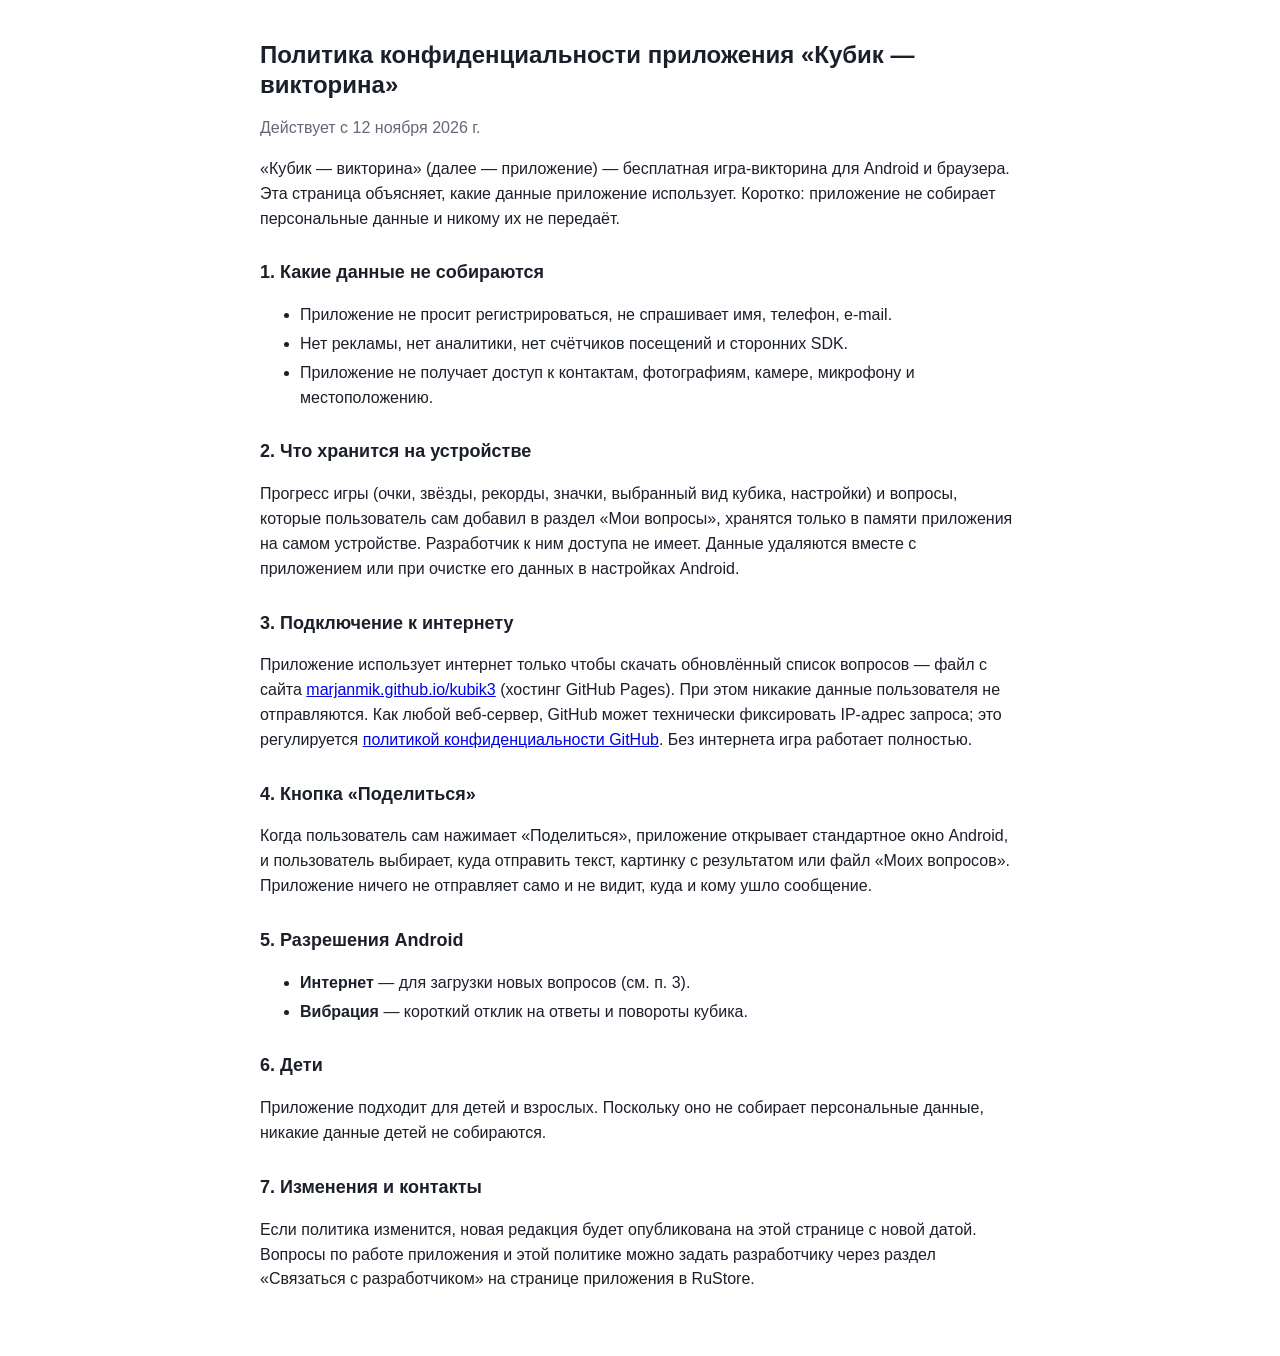
<file: kubik3/privacy.html>
<!doctype html>
<html lang="ru"><head><meta charset="utf-8"><meta name="viewport" content="width=device-width,initial-scale=1">
<title>Кубик — викторина: политика конфиденциальности</title>
<style>body{font:16px/1.55 -apple-system,Segoe UI,Roboto,Arial,sans-serif;max-width:760px;margin:0 auto;padding:24px 18px 48px;color:#1b1f2a;background:#fff}
h1{font-size:24px;line-height:1.25}h2{font-size:18px;margin-top:28px}li{margin:4px 0}.d{color:#667}</style></head>
<body>
<h1>Политика конфиденциальности приложения «Кубик — викторина»</h1>
<p class="d">Действует с 12 ноября 2026 г.</p>

<p>«Кубик — викторина» (далее — приложение) — бесплатная игра-викторина для Android и браузера. Эта страница объясняет, какие данные приложение использует. Коротко: приложение не собирает персональные данные и никому их не передаёт.</p>

<h2>1. Какие данные не собираются</h2>
<ul>
<li>Приложение не просит регистрироваться, не спрашивает имя, телефон, e-mail.</li>
<li>Нет рекламы, нет аналитики, нет счётчиков посещений и сторонних SDK.</li>
<li>Приложение не получает доступ к контактам, фотографиям, камере, микрофону и местоположению.</li>
</ul>

<h2>2. Что хранится на устройстве</h2>
<p>Прогресс игры (очки, звёзды, рекорды, значки, выбранный вид кубика, настройки) и вопросы, которые пользователь сам добавил в раздел «Мои вопросы», хранятся только в памяти приложения на самом устройстве. Разработчик к ним доступа не имеет. Данные удаляются вместе с приложением или при очистке его данных в настройках Android.</p>

<h2>3. Подключение к интернету</h2>
<p>Приложение использует интернет только чтобы скачать обновлённый список вопросов — файл с сайта <a href="https://marjanmik.github.io/kubik3/">marjanmik.github.io/kubik3</a> (хостинг GitHub Pages). При этом никакие данные пользователя не отправляются. Как любой веб-сервер, GitHub может технически фиксировать IP-адрес запроса; это регулируется <a href="https://docs.github.com/ru/site-policy/privacy-policies/github-general-privacy-statement">политикой конфиденциальности GitHub</a>. Без интернета игра работает полностью.</p>

<h2>4. Кнопка «Поделиться»</h2>
<p>Когда пользователь сам нажимает «Поделиться», приложение открывает стандартное окно Android, и пользователь выбирает, куда отправить текст, картинку с результатом или файл «Моих вопросов». Приложение ничего не отправляет само и не видит, куда и кому ушло сообщение.</p>

<h2>5. Разрешения Android</h2>
<ul>
<li><b>Интернет</b> — для загрузки новых вопросов (см. п. 3).</li>
<li><b>Вибрация</b> — короткий отклик на ответы и повороты кубика.</li>
</ul>

<h2>6. Дети</h2>
<p>Приложение подходит для детей и взрослых. Поскольку оно не собирает персональные данные, никакие данные детей не собираются.</p>

<h2>7. Изменения и контакты</h2>
<p>Если политика изменится, новая редакция будет опубликована на этой странице с новой датой. Вопросы по работе приложения и этой политике можно задать разработчику через раздел «Связаться с разработчиком» на странице приложения в RuStore.</p>
</body></html>
</file>
<file: app.css>
:root{--bar:#1f3b5c;--bg:#eef1f5;--card:#fff;--txt:#1b2430;--mut:#6b7684;--acc:#2a6fdb;--red:#c0392b;--green:#1e8449;--orange:#c27c00;--line:#e3e7ec}
*{box-sizing:border-box;-webkit-tap-highlight-color:transparent}
html,body{margin:0;padding:0;background:var(--bg);color:var(--txt);font:16px/1.4 -apple-system,"Segoe UI",Roboto,Arial,sans-serif}
body{padding-top:calc(56px + env(safe-area-inset-top));padding-bottom:calc(64px + env(safe-area-inset-bottom))}
#hdr{position:fixed;top:0;left:0;right:0;height:calc(56px + env(safe-area-inset-top));padding-top:env(safe-area-inset-top)!important;background:var(--bar);color:#fff;display:flex;align-items:center;z-index:10;padding:0 4px}
#hdr h1{flex:1;font-size:19px;font-weight:600;margin:0 6px;white-space:nowrap;overflow:hidden;text-overflow:ellipsis}
.ibtn{background:none;border:0;color:inherit;width:48px;height:48px;display:flex;align-items:center;justify-content:center;border-radius:24px;padding:0}
.ibtn:active{background:rgba(255,255,255,.15)}
.ic{width:24px;height:24px;flex:none}
.ic.dim{color:#a3acb7;width:20px;height:20px}
#tabs{position:fixed;bottom:0;left:0;right:0;height:calc(64px + env(safe-area-inset-bottom));padding-bottom:env(safe-area-inset-bottom);background:var(--bar);display:flex;z-index:10}
#tabs button{flex:1;background:none;border:0;color:#a9bad0;display:flex;flex-direction:column;align-items:center;justify-content:center;gap:2px;font-size:11.5px;padding:0}
#tabs button.on{color:#fff}
#tabs button.on .ic{stroke-width:2.4}
main{padding:12px 12px 20px;max-width:760px;margin:0 auto}
.card{background:var(--card);border-radius:12px;box-shadow:0 1px 2px rgba(0,0,0,.06);margin-bottom:12px;overflow:hidden}
.pad{padding:14px 16px}
.list>*+*{border-top:1px solid var(--line)}
.muted{color:var(--mut)}.small{font-size:13.5px}.center{text-align:center}
.sec{font-size:14px;text-transform:uppercase;letter-spacing:.03em;color:var(--mut);margin:18px 4px 8px;font-weight:600}
.sec .cnt{background:#dde3ea;color:#4b5663;border-radius:10px;padding:1px 7px;font-size:12px;margin-left:4px}
.stats{display:flex;gap:8px;margin-bottom:12px}
.st{flex:1;background:var(--card);border-radius:12px;padding:10px 6px;text-align:center;box-shadow:0 1px 2px rgba(0,0,0,.06)}
.st b{display:block;font-size:26px;line-height:1.1}.st span{font-size:12.5px;color:var(--mut)}
.st.red b{color:var(--red)}.st.orange b{color:var(--orange)}
select.filter{width:100%;margin-bottom:4px}
.task{display:flex;align-items:flex-start;gap:10px;padding:11px 12px}
.task .chk{flex:none;width:30px;height:30px;border-radius:15px;border:2px solid #b9c2cd;background:#fff;color:transparent;display:flex;align-items:center;justify-content:center;padding:0;margin-top:1px}
.task .chk .ic{width:18px;height:18px}
.task.done .chk{background:var(--green);border-color:var(--green);color:#fff}
.task.over .chk{border-color:var(--red)}
.task.done .tt{color:var(--mut);text-decoration:line-through}
.tb{flex:1;min-width:0}
.tt{font-weight:600;font-size:15.5px}
.ts{font-size:13.5px;color:var(--mut);margin-top:2px}
.ts b{color:#3b4653;font-weight:600}
.tag{display:inline-block;font-size:11.5px;padding:0 6px;border-radius:8px;margin-left:2px;vertical-align:1px}
.tag.pay{background:#fff1d6;color:#8a5a00}.tag.decl{background:#e3edff;color:#24539e}
.sh{font-size:12px;color:#7a6a00;margin-left:4px}
.late{color:var(--red);font-weight:600;margin-left:4px}
.task.today .tt{color:var(--orange)}
.row{display:flex;align-items:center;gap:10px;padding:12px 14px}
.rb{flex:1;min-width:0}.rc{display:flex;align-items:center;gap:6px}
.pill{background:#dde3ea;color:#3b4653;border-radius:10px;padding:1px 8px;font-size:13px;font-weight:600}.pill.red{background:#fbe0dd;color:var(--red)}
.btn{display:inline-flex;align-items:center;justify-content:center;gap:6px;border:1px solid #c9d1db;background:#fff;color:var(--txt);border-radius:10px;padding:10px 14px;font-size:15px;margin:4px 6px 4px 0;min-height:44px;font-family:inherit}
.btn.primary{background:var(--acc);border-color:var(--acc);color:#fff}
.btn.danger{color:var(--red);border-color:#e6b8b2}
.btn.small{padding:6px 10px;min-height:36px;font-size:14px}
.btn.wide{display:flex;width:100%;margin:8px 0}
.btn:active{filter:brightness(.92)}
.btns{margin-top:10px}.btns.wrap{display:flex;flex-wrap:wrap}
.lnk{background:none;border:0;color:var(--acc);font-size:14px;padding:4px}.lnk.danger{color:var(--red)}
.welcome h2{margin:0 0 8px;font-size:21px}
.form label{display:block;margin:0 0 12px;font-size:14px;color:var(--mut)}
.form label small{display:block}
input,select,textarea{display:block;width:100%;margin-top:4px;font:inherit;font-size:16px;color:var(--txt);border:1px solid #c9d1db;border-radius:9px;padding:10px;background:#fff}
input:focus,select:focus,textarea:focus{outline:2px solid #9cc0fa;border-color:var(--acc)}
.form .sw{display:flex;align-items:flex-start;gap:10px;color:var(--txt);font-size:15.5px}
.form .sw input{width:22px;height:22px;flex:none;margin:1px 0 0}
.form .sw small{color:var(--mut);font-size:13px}
.two{display:flex;gap:10px}.two>label{flex:1}
.addc{display:flex;flex-wrap:wrap;gap:6px;align-items:center;margin-top:8px}
.addc input,.addc select{width:auto;flex:1 1 140px;margin:0}
.addc .num{flex:0 0 70px}
.crow{display:flex;justify-content:space-between;align-items:center;gap:8px;padding:6px 0;border-bottom:1px solid var(--line);font-size:14.5px}
.lbl{display:block;margin-top:12px;font-size:14px;color:var(--mut)}
.inlwrap{display:flex;flex-wrap:wrap;gap:4px 16px;margin:4px 0 14px}
.form .inl{display:flex;align-items:center;gap:6px;margin:0;color:var(--txt);font-size:15px}
.form .inl input{width:20px;height:20px;margin:0}
.form h4{margin:18px 0 8px;font-size:15px}
.h2{font-size:19px;margin:0 0 8px}
.big{font-size:20px;font-weight:700;margin:8px 0}
.redt{color:var(--red)}.greent{color:var(--green);font-weight:600}
.note{background:#f6f8fa;border-radius:8px;padding:8px;margin-top:8px;white-space:pre-wrap;font-size:14.5px}
.ob{padding:6px 0;border-bottom:1px solid var(--line)}.ob:last-child{border:0}
.calhead{display:flex;align-items:center;justify-content:space-between;margin-bottom:8px}
.calhead .ibtn{color:var(--txt)}.calhead b{font-size:18px}
.calgrid{display:grid;grid-template-columns:repeat(7,1fr);padding:6px;gap:2px}
.wd{text-align:center;font-size:12px;color:var(--mut);padding:4px 0}
.cd{position:relative;height:46px;border-radius:8px;display:flex;flex-direction:column;align-items:center;justify-content:flex-start;padding-top:5px;font-size:15px}
.cd.off span{color:#b03a2e}.cd.hol span{font-weight:700}
.cd.now{background:#e8f0fe}.cd.sel{outline:2px solid var(--acc)}
.cd .dot{font-style:normal;font-size:11px;color:#fff;border-radius:8px;padding:0 5px;margin-top:3px;line-height:16px}
.dot.red{background:var(--red)}.dot.blue{background:var(--acc)}.dot.green{background:var(--green)}
.searchbox{display:flex;align-items:center;gap:8px;background:#fff;border-radius:12px;padding:2px 12px;margin-bottom:12px;box-shadow:0 1px 2px rgba(0,0,0,.06)}
.searchbox input{border:0;margin:0;padding:12px 0}.searchbox input:focus{outline:0}
.art p,.art li{font-size:15.5px}.art ol,.art ul{padding-left:20px}
.tbl{width:100%;border-collapse:collapse}.tbl td{padding:6px 4px;border-bottom:1px solid var(--line)}
.seg{display:flex;background:#dde3ea;border-radius:10px;padding:3px;margin-bottom:12px}
.seg button{flex:1;border:0;background:none;padding:9px;border-radius:8px;font-size:15px;color:#3b4653;font-family:inherit}
.seg button.on{background:#fff;font-weight:600;box-shadow:0 1px 2px rgba(0,0,0,.1)}
.res{background:#f3f7fd;border-radius:9px;padding:12px;font-size:17px;line-height:1.6}
.rl{font-size:14px;padding:3px 0}
hr{border:0;border-top:1px solid var(--line);margin:14px 0}
.filebtn{position:relative;overflow:hidden}.filebtn input{position:absolute;inset:0;opacity:0;margin:0}
#toast{position:fixed;left:50%;bottom:78px;transform:translateX(-50%);background:#263342;color:#fff;padding:10px 16px;border-radius:10px;font-size:14.5px;opacity:0;pointer-events:none;transition:opacity .2s;max-width:90%;text-align:center;z-index:20}
#toast.show{opacity:1}
.grp{font-weight:600;font-size:14px;color:var(--muted,#667);margin:10px 0 2px;text-transform:none}
.rng{margin-bottom:6px}.rng>label{display:flex;align-items:center;gap:10px;font-size:14px;color:var(--mut)}.rng>label select{flex:1}.rng .two{margin-top:6px}.rng .two label{font-size:13px;color:var(--mut)}

.inst{border-left:4px solid var(--acc)}.inst b{white-space:nowrap}
html{-webkit-text-size-adjust:100%}
</file>
<file: kubik/style.css>
:root {
  --bg1: #0e1322; --bg2: #1b2440; --card: #1d2538; --card2: #262f46; --line: #33405e;
  --text: #f3f5fa; --muted: #9aa6c0; --accent: #ffd21f; --ok: #19b36b; --bad: #e0404a;
  --st: env(safe-area-inset-top, 0px); --sb: env(safe-area-inset-bottom, 0px);
}
* { box-sizing: border-box; -webkit-tap-highlight-color: transparent; }
html, body { margin: 0; height: 100%; }
body {
  position: fixed; inset: 0; overflow: hidden; color: var(--text);
  font: 16px/1.35 -apple-system, BlinkMacSystemFont, "Segoe UI", Roboto, sans-serif;
  background: radial-gradient(120% 80% at 50% 30%, var(--bg2), var(--bg1) 70%);
  -webkit-user-select: none; user-select: none; -webkit-touch-callout: none; touch-action: manipulation;
}
button { font: inherit; color: inherit; border: 0; background: none; cursor: pointer; touch-action: manipulation; }
.ic { width: 24px; height: 24px; display: block; }
[hidden] { display: none !important; }

#stage { position: fixed; z-index: 3; display: none; }
#stage canvas { width: 100%; height: 100%; display: block; }

.scr { position: fixed; inset: 0; z-index: 2; display: none; flex-direction: column;
  padding: var(--st) 0 var(--sb); }
.scr.on { display: flex; }
.cube-slot { flex: 1 1 auto; min-height: 120px; }

/* меню */
.menu-head { text-align: center; padding-top: 30px; }
.logo { margin: 0; font-size: 46px; letter-spacing: 1px; font-weight: 800;
  background: linear-gradient(90deg, #ff7a1a, #ffd21f 35%, #11a85c 60%, #2b74ff 85%);
  -webkit-background-clip: text; background-clip: text; color: transparent; }
.sub { margin: 2px 0 0; color: var(--muted); font-size: 15px; letter-spacing: .5px; }
.menu-btns { padding: 0 24px 18px; display: flex; flex-direction: column; gap: 10px; }
.menu-foot { display: flex; justify-content: space-between; align-items: center; color: var(--muted); font-size: 14px; padding: 6px 4px 0; }
.link { color: var(--muted); display: flex; align-items: center; gap: 6px; padding: 6px 0; }
.link .ic { width: 20px; height: 20px; }

.btn { display: flex; align-items: center; justify-content: center; gap: 8px; min-height: 52px; padding: 12px 18px;
  border-radius: 14px; background: var(--card2); font-size: 17px; font-weight: 600; width: 100%; }
.btn.primary { background: var(--accent); color: #1a1d24; }
.btn.ghost { background: transparent; border: 1.5px solid var(--line); color: var(--text); }
.btn:active { transform: scale(.98); opacity: .9; }
.btn[disabled] { opacity: .4; }
.btn .ic { width: 22px; height: 22px; }

/* шапка */
.bar { display: flex; align-items: center; justify-content: space-between; padding: 6px 8px; min-height: 52px; }
.bar h2 { margin: 0; font-size: 17px; font-weight: 700; text-align: center; flex: 1; }
.ibtn { width: 44px; height: 44px; display: flex; align-items: center; justify-content: center; border-radius: 12px; color: var(--muted); }
.ibtn:active { background: var(--card); }
.scroll { flex: 1; overflow-y: auto; -webkit-overflow-scrolling: touch; padding: 0 18px 18px; }
.lead { color: var(--muted); margin: 4px 2px 16px; font-size: 15px; }
.foot { padding: 10px 16px 14px; }
.foot.two { display: flex; gap: 10px; }

/* уровни */
.lv { display: flex; gap: 14px; align-items: center; width: 100%; text-align: left; padding: 16px; margin-bottom: 12px;
  background: var(--card); border: 1.5px solid var(--line); border-radius: 16px; }
.lv:active { border-color: var(--accent); }
.lv .num { width: 46px; height: 46px; border-radius: 12px; display: flex; align-items: center; justify-content: center;
  font-size: 22px; font-weight: 800; color: #1a1d24; flex: none; }
.lv b { display: block; font-size: 18px; }
.lv span { color: var(--muted); font-size: 14px; }

/* темы */
.trow { display: flex; align-items: center; gap: 12px; background: var(--card); border-radius: 14px; padding: 10px 12px; margin-bottom: 10px; }
.sw { width: 46px; height: 46px; border-radius: 10px; display: flex; align-items: center; justify-content: center; flex: none;
  box-shadow: inset 0 0 0 2px rgba(0,0,0,.25); }
.sw .ic { width: 28px; height: 28px; }
.tcol { flex: 1; min-width: 0; }
.tcol small { color: var(--muted); font-size: 13px; display: block; }
.tcol select { width: 100%; font: 600 17px -apple-system, sans-serif; color: var(--text); background: transparent; border: 0;
  padding: 2px 0; -webkit-appearance: none; appearance: none; outline: none; }
.chev { color: var(--muted); }

/* игра */
.stats { display: flex; gap: 8px; padding: 0 12px 4px; }
.pill { flex: 1; background: var(--card); border-radius: 12px; padding: 6px 10px; text-align: center; }
.pill small { display: block; color: var(--muted); font-size: 12px; }
.pill b { font-size: 20px; }
.pill.turns b { color: var(--accent); }
.pill.bump { animation: bump .45s; }
@keyframes bump { 30% { transform: scale(1.12); } }
#g-foot { padding-top: 6px; }
.tip { color: var(--muted); text-align: center; font-size: 14.5px; margin: 0 6px 10px; min-height: 2.6em; }
.tip b { color: var(--text); }
.chips { display: grid; grid-template-columns: repeat(6, 1fr); gap: 6px; }
.chip { display: flex; flex-direction: column; align-items: center; gap: 3px; padding: 7px 0 6px; border-radius: 12px; background: var(--card); font-size: 12px; color: var(--muted); border: 1.5px solid transparent; }
.chip .sw { width: 32px; height: 32px; border-radius: 8px; }
.chip .sw .ic { width: 20px; height: 20px; }
.chip.on { border-color: var(--accent); color: var(--text); }
.chip.done { color: var(--text); }
.tools { display: grid; grid-template-columns: repeat(4, 1fr); gap: 8px; }
.tool { display: flex; flex-direction: column; align-items: center; gap: 4px; padding: 9px 2px 8px; border-radius: 12px; background: var(--card); font-size: 12.5px; }
.tool .ic { width: 24px; height: 24px; }
.tool { position: relative; white-space: nowrap; }
.tool em { position: absolute; top: 5px; right: 6px; font-style: normal; font-size: 11px; font-weight: 700; color: #1a1d24; background: var(--accent); border-radius: 8px; padding: 0 5px; line-height: 16px; }
.tool.hint .ic { color: var(--accent); }
.tool:active { background: var(--card2); }
.tool[disabled] { opacity: .4; }

/* окна */
.overlay { position: fixed; inset: 0; z-index: 10; background: rgba(5, 8, 16, .62); display: flex; align-items: flex-end; justify-content: center;
  padding: calc(var(--st) + 12px) 10px calc(var(--sb) + 10px); }
.overlay.center { align-items: center; }
.card { width: 100%; max-width: 520px; max-height: 100%; overflow-y: auto; background: var(--card); border-radius: 22px; padding: 18px 16px 16px;
  box-shadow: 0 20px 60px rgba(0,0,0,.5); animation: up .25s ease-out; }
@keyframes up { from { transform: translateY(30px); opacity: 0; } }
.q-head { display: flex; justify-content: space-between; align-items: center; gap: 8px; margin-bottom: 12px; font-size: 14px; color: var(--muted); }
.q-topic { display: flex; align-items: center; gap: 8px; color: var(--text); font-weight: 700; font-size: 15px; }
.q-topic .sw { width: 30px; height: 30px; border-radius: 8px; }
.q-topic .sw .ic { width: 19px; height: 19px; }
.q-text { font-size: 20px; line-height: 1.32; font-weight: 600; margin: 4px 2px 16px; }
.ans { display: flex; flex-direction: column; gap: 9px; }
.ans button { text-align: left; padding: 14px 16px; border-radius: 14px; background: var(--card2); font-size: 17px; min-height: 52px; border: 2px solid transparent; }
.ans button:active { background: #303a55; }
.ans button.ok { background: rgba(25,179,107,.22); border-color: var(--ok); }
.ans button.bad { background: rgba(224,64,74,.2); border-color: var(--bad); }
.ans.done button:not(.ok):not(.bad) { opacity: .5; }
.after { margin-top: 14px; }
.verdict { font-weight: 800; font-size: 18px; margin-bottom: 6px; display: flex; align-items: center; gap: 8px; }
.verdict.ok { color: var(--ok); } .verdict.bad { color: var(--bad); }
.exp { color: #cfd6e6; font-size: 15.5px; margin-bottom: 14px; }
.m-title { font-size: 22px; font-weight: 800; margin: 2px 0 10px; text-align: center; }
.m-text { color: #d3d9e7; font-size: 16px; margin-bottom: 16px; }
.m-text p { margin: 0 0 10px; }
.m-btns { display: flex; flex-direction: column; gap: 10px; position: sticky; bottom: -16px; background: var(--card); padding: 10px 0 16px; margin-bottom: -16px; }
.stars { display: flex; justify-content: center; gap: 6px; margin: 4px 0 12px; color: var(--accent); }
.stars .ic { width: 40px; height: 40px; }
.stars .off { color: #3b4663; }
.rows { margin: 0 0 16px; }
.rows div { display: flex; justify-content: space-between; padding: 7px 2px; border-bottom: 1px solid var(--line); font-size: 15.5px; }
.rows div b { font-size: 16px; }
.rows .tot { border: 0; font-size: 17px; padding-top: 10px; }
.help h3 { margin: 14px 0 6px; font-size: 16px; }
.help p, .help li { color: #d3d9e7; font-size: 15.5px; }
.help ul { padding-left: 20px; margin: 6px 0; }

#toast { position: fixed; left: 50%; bottom: calc(var(--sb) + 150px); transform: translateX(-50%) translateY(20px); z-index: 20; opacity: 0;
  background: #f3f5fa; color: #141a29; padding: 11px 16px; border-radius: 14px; font-size: 15px; font-weight: 600; max-width: 88vw; text-align: center;
  transition: opacity .2s, transform .2s; pointer-events: none; box-shadow: 0 8px 30px rgba(0,0,0,.4); }
#toast.on { opacity: 1; transform: translateX(-50%) translateY(0); }
.loading .scr { display: none !important; }
/* в горизонтальном положении игра не помещается */
@media (orientation: landscape) and (max-height: 520px) {
  body::after { content: 'Поверни телефон вертикально'; position: fixed; inset: 0; z-index: 50; display: flex; align-items: center;
    justify-content: center; background: var(--bg1); color: var(--text); font-size: 20px; font-weight: 700; }
}
</file>
<file: kubik3/style.css>
:root {
  --bg1: #0e1322; --bg2: #1b2440; --card: #1d2538; --card2: #262f46; --line: #33405e;
  --text: #f3f5fa; --muted: #9aa6c0; --accent: #ffd21f; --ok: #19b36b; --bad: #e0404a;
  --st: env(safe-area-inset-top, 0px); --sb: env(safe-area-inset-bottom, 0px);
}
* { box-sizing: border-box; -webkit-tap-highlight-color: transparent; }
html, body { margin: 0; height: 100%; }
body {
  position: fixed; inset: 0; overflow: hidden; color: var(--text);
  font: 16px/1.35 -apple-system, BlinkMacSystemFont, "Segoe UI", Roboto, sans-serif;
  background: radial-gradient(120% 80% at 50% 30%, var(--bg2), var(--bg1) 70%);
  -webkit-user-select: none; user-select: none; -webkit-touch-callout: none; touch-action: manipulation;
}
button { font: inherit; color: inherit; border: 0; background: none; cursor: pointer; touch-action: manipulation; }
.ic { width: 24px; height: 24px; display: block; }
[hidden] { display: none !important; }

#stage { position: fixed; z-index: 3; display: none; }
#stage canvas { width: 100%; height: 100%; display: block; }
#guide { position: absolute; inset: 0; width: 100%; height: 100%; pointer-events: none; display: none; overflow: visible;
  filter: drop-shadow(0 2px 4px rgba(0,0,0,.55)); }
#g-line, #g-head { opacity: .95; }
.tr-step { font-size: 13px; color: var(--muted); display: flex; align-items: center; justify-content: center; white-space: nowrap; }
.tr-dots { display: flex; justify-content: center; gap: 8px; padding: 2px 0 4px; }
.tr-dots i { width: 28px; height: 5px; border-radius: 3px; background: var(--line); }
.tr-dots i.on { background: var(--accent); }
.tr-dots i.done { background: var(--ok); }
.tip small { font-size: 12.5px; opacity: .8; }

.scr { position: fixed; inset: 0; z-index: 2; display: none; flex-direction: column;
  padding: var(--st) 0 var(--sb); }
.scr.on { display: flex; }
.cube-slot { flex: 1 1 auto; min-height: 120px; }

/* меню */
.menu-head { text-align: center; padding-top: 30px; }
.logo { margin: 0; font-size: 46px; letter-spacing: 1px; font-weight: 800;
  background: linear-gradient(90deg, #ff7a1a, #ffd21f 35%, #11a85c 60%, #2b74ff 85%);
  -webkit-background-clip: text; background-clip: text; color: transparent; }
.sub { margin: 2px 0 0; color: var(--muted); font-size: 15px; letter-spacing: .5px; }
.best { margin: 6px 0 0; color: var(--accent); font-size: 14px; font-weight: 600; min-height: 17px; }
#m-update.busy { opacity: .6; pointer-events: none; }
.menu-btns { padding: 0 24px 18px; display: flex; flex-direction: column; gap: 10px; }
.menu-foot { display: flex; justify-content: space-between; align-items: center; color: var(--muted); font-size: 14px; padding: 6px 4px 0; }
.link { color: var(--muted); display: flex; align-items: center; gap: 6px; padding: 6px 0; }
.link .ic { width: 20px; height: 20px; }

.btn { display: flex; align-items: center; justify-content: center; gap: 8px; min-height: 52px; padding: 12px 18px;
  border-radius: 14px; background: var(--card2); font-size: 17px; font-weight: 600; width: 100%; }
.btn.primary { background: var(--accent); color: #1a1d24; }
.btn.ghost { background: transparent; border: 1.5px solid var(--line); color: var(--text); }
.btn:active { transform: scale(.98); opacity: .9; }
.btn[disabled] { opacity: .4; }
.btn .ic { width: 22px; height: 22px; }

/* шапка */
.bar { display: flex; align-items: center; justify-content: space-between; padding: 6px 8px; min-height: 52px; }
.bar h2 { margin: 0; font-size: 17px; font-weight: 700; text-align: center; flex: 1; }
.ibtn { width: 44px; height: 44px; display: flex; align-items: center; justify-content: center; border-radius: 12px; color: var(--muted); }
.ibtn:active { background: var(--card); }
.scroll { flex: 1; overflow-y: auto; -webkit-overflow-scrolling: touch; padding: 0 18px 18px; }
.lead { color: var(--muted); margin: 4px 2px 16px; font-size: 15px; }
.foot { padding: 10px 16px 14px; }
.foot.two { display: flex; gap: 10px; }

/* уровни */
.lv { display: flex; gap: 14px; align-items: center; width: 100%; text-align: left; padding: 16px; margin-bottom: 12px;
  background: var(--card); border: 1.5px solid var(--line); border-radius: 16px; }
.lv:active { border-color: var(--accent); }
.lv .num { width: 46px; height: 46px; border-radius: 12px; display: flex; align-items: center; justify-content: center;
  font-size: 22px; font-weight: 800; color: #1a1d24; flex: none; }
.lv b { display: block; font-size: 18px; }
.lv span { color: var(--muted); font-size: 14px; }

/* размер кубика */
.sizes { display: grid; grid-template-columns: 1fr 1fr; gap: 10px; margin: 6px 0 4px; }
.sizes button { padding: 12px 8px; border-radius: 14px; background: var(--card); border: 1.5px solid var(--line); text-align: center; }
.sizes button b { display: block; font-size: 20px; font-weight: 800; }
.sizes button small { display: block; color: var(--muted); font-size: 12.5px; margin-top: 2px; }
.sizes button.on { border-color: var(--accent); background: var(--card2); }
.sizes button.on b { color: var(--accent); }

/* темы */
.trow { display: flex; align-items: center; gap: 12px; background: var(--card); border-radius: 14px; padding: 10px 12px; margin-bottom: 10px; }
.sw { width: 46px; height: 46px; border-radius: 10px; display: flex; align-items: center; justify-content: center; flex: none;
  box-shadow: inset 0 0 0 2px rgba(0,0,0,.25); }
.sw .ic { width: 28px; height: 28px; }
.tcol { flex: 1; min-width: 0; }
.tcol small { color: var(--muted); font-size: 13px; display: block; }
.tcol select { width: 100%; font: 600 17px -apple-system, sans-serif; color: var(--text); background: transparent; border: 0;
  padding: 2px 0; -webkit-appearance: none; appearance: none; outline: none; }
.chev { color: var(--muted); }
.trow .tl { display: flex; align-items: center; gap: 12px; flex: 1; min-width: 0; }
.tm { position: relative; flex: none; display: flex; align-items: center; gap: 4px; padding: 7px 9px; border-radius: 10px;
  background: var(--card2); color: var(--muted); font-size: 14px; font-weight: 600; }
.tm .ic { width: 18px; height: 18px; }
.tm.on { color: var(--accent); }
.tm select, .tall select#tp-time { position: absolute; inset: 0; opacity: 0; width: 100%; height: 100%; font-size: 16px; }
.tall { position: relative; display: flex; align-items: center; gap: 10px; background: var(--card); border-radius: 14px; padding: 12px 14px;
  margin-bottom: 14px; color: var(--muted); font-size: 15px; }
.tall span { flex: 1; color: var(--text); font-weight: 600; white-space: nowrap; }
.tall .ic { width: 22px; height: 22px; color: var(--accent); }
.tall select#tp-time { position: static; opacity: 1; width: auto; flex: none; font: 600 15px -apple-system, sans-serif; color: var(--accent);
  background: transparent; border: 0; -webkit-appearance: none; appearance: none; text-align: right; outline: none; }
.qtime { display: flex; align-items: center; gap: 10px; margin: -4px 2px 10px; font-size: 14px; color: var(--muted); }
.qtime b { min-width: 38px; text-align: right; font-variant-numeric: tabular-nums; }
.tbar { flex: 1; height: 6px; border-radius: 3px; background: var(--card2); overflow: hidden; }
.tbar i { display: block; height: 100%; width: 100%; background: var(--accent); border-radius: 3px; transition: width .2s linear; }
.qtime.low b { color: var(--bad); } .qtime.low .tbar i { background: var(--bad); }

/* игра */
.stats { display: flex; gap: 8px; padding: 0 12px 4px; }
.pill { flex: 1; background: var(--card); border-radius: 12px; padding: 6px 10px; text-align: center; }
.pill small { display: block; color: var(--muted); font-size: 12px; }
.pill b { font-size: 20px; }
.pill.turns b { color: var(--accent); }
.pill.bump { animation: bump .45s; }
@keyframes bump { 30% { transform: scale(1.12); } }
#g-foot { padding-top: 6px; }
.tip { color: var(--muted); text-align: center; font-size: 14.5px; margin: 0 6px 10px; min-height: 2.6em; }
.tip b { color: var(--text); }
.chips { display: grid; grid-template-columns: repeat(6, 1fr); gap: 6px; }
.chip { display: flex; flex-direction: column; align-items: center; gap: 3px; padding: 7px 0 6px; border-radius: 12px; background: var(--card); font-size: 12px; color: var(--muted); border: 1.5px solid transparent; }
.chip .sw { width: 32px; height: 32px; border-radius: 8px; }
.chip .sw .ic { width: 20px; height: 20px; }
.chip.on { border-color: var(--accent); color: var(--text); }
.chip.done { color: var(--text); }
.tools { display: grid; grid-template-columns: repeat(4, 1fr); gap: 8px; }
.tool { display: flex; flex-direction: column; align-items: center; gap: 4px; padding: 9px 2px 8px; border-radius: 12px; background: var(--card); font-size: 12.5px; }
.tool .ic { width: 24px; height: 24px; }
.tool { position: relative; white-space: nowrap; }
.tool em { position: absolute; top: 5px; right: 6px; font-style: normal; font-size: 11px; font-weight: 700; color: #1a1d24; background: var(--accent); border-radius: 8px; padding: 0 5px; line-height: 16px; }
.tool.hint .ic { color: var(--accent); }
.tool:active { background: var(--card2); }
.tool[disabled] { opacity: .4; }

/* окна */
.overlay { position: fixed; inset: 0; z-index: 10; background: rgba(5, 8, 16, .62); display: flex; align-items: flex-end; justify-content: center;
  padding: calc(var(--st) + 12px) 10px calc(var(--sb) + 10px); }
.overlay.center { align-items: center; }
.card { width: 100%; max-width: 520px; max-height: 100%; overflow-y: auto; background: var(--card); border-radius: 22px; padding: 18px 16px 16px;
  box-shadow: 0 20px 60px rgba(0,0,0,.5); animation: up .25s ease-out; }
@keyframes up { from { transform: translateY(30px); opacity: 0; } }
.q-head { display: flex; justify-content: space-between; align-items: center; gap: 8px; margin-bottom: 12px; font-size: 14px; color: var(--muted); }
.q-topic { display: flex; align-items: center; gap: 8px; color: var(--text); font-weight: 700; font-size: 15px; }
.q-topic .sw { width: 30px; height: 30px; border-radius: 8px; }
.q-topic .sw .ic { width: 19px; height: 19px; }
.q-text { font-size: 20px; line-height: 1.32; font-weight: 600; margin: 4px 2px 16px; }
.ans { display: flex; flex-direction: column; gap: 9px; }
.ans button { text-align: left; padding: 14px 16px; border-radius: 14px; background: var(--card2); font-size: 17px; min-height: 52px; border: 2px solid transparent; }
.ans button:active { background: #303a55; }
.ans button.ok { background: rgba(25,179,107,.22); border-color: var(--ok); }
.ans button.bad { background: rgba(224,64,74,.2); border-color: var(--bad); }
.ans.done button:not(.ok):not(.bad) { opacity: .5; }
.ans button.cut { opacity: .22; text-decoration: line-through; }
.qhelp { display: flex; gap: 9px; margin-top: 12px; }
.qh { flex: 1; display: flex; align-items: center; justify-content: center; gap: 6px; flex-wrap: wrap; padding: 9px 8px; border-radius: 12px; background: transparent; border: 1.5px solid #3a4560; color: var(--text); font-size: 15px; font-weight: 600; min-height: 46px; }
.qh .ic { width: 20px; height: 20px; }
.qh small { color: var(--muted); font-weight: 500; font-size: 12px; width: 100%; text-align: center; margin-top: -2px; }
.qh:disabled { opacity: .38; }
.qh.used { opacity: .38; }
.qh.armed { border-color: var(--bad); color: var(--bad); }
.after { margin-top: 14px; }
.verdict { font-weight: 800; font-size: 18px; margin-bottom: 6px; display: flex; align-items: center; gap: 8px; }
.verdict.ok { color: var(--ok); } .verdict.bad { color: var(--bad); }
.exp { color: #cfd6e6; font-size: 15.5px; margin-bottom: 14px; }
.m-title { font-size: 22px; font-weight: 800; margin: 2px 0 10px; text-align: center; }
.m-text { color: #d3d9e7; font-size: 16px; margin-bottom: 16px; }
.m-text p { margin: 0 0 10px; }
.m-btns { display: flex; flex-direction: column; gap: 10px; position: sticky; bottom: -16px; background: var(--card); padding: 10px 0 16px; margin-bottom: -16px; }
.stars { display: flex; justify-content: center; gap: 6px; margin: 4px 0 12px; color: var(--accent); }
.stars .ic { width: 40px; height: 40px; }
.stars .off { color: #3b4663; }
.rows { margin: 0 0 16px; }
.rows div { display: flex; justify-content: space-between; padding: 7px 2px; border-bottom: 1px solid var(--line); font-size: 15.5px; }
.rows div b { font-size: 16px; }
.rows .tot { border: 0; font-size: 17px; padding-top: 10px; }
.help h3 { margin: 14px 0 6px; font-size: 16px; }
.help p, .help li { color: #d3d9e7; font-size: 15.5px; }
.help ul { padding-left: 20px; margin: 6px 0; }

#toast { position: fixed; left: 50%; bottom: calc(var(--sb) + 150px); transform: translateX(-50%) translateY(20px); z-index: 20; opacity: 0;
  background: #f3f5fa; color: #141a29; padding: 11px 16px; border-radius: 14px; font-size: 15px; font-weight: 600; max-width: 88vw; text-align: center;
  transition: opacity .2s, transform .2s; pointer-events: none; box-shadow: 0 8px 30px rgba(0,0,0,.4); }
#toast.on { opacity: 1; transform: translateX(-50%) translateY(0); }
/* мои вопросы */
.mylink { margin: 4px 2px 0; font-size: 14.5px; text-align: left; gap: 8px; }
.mylink .ic { flex: none; }
.mycount { display: flex; flex-wrap: wrap; gap: 6px 14px; margin-top: 8px; }
.mycount b { color: var(--muted); font-weight: 600; } .mycount b.ok { color: var(--ok); }
.myq { display: flex; gap: 12px; width: 100%; text-align: left; background: var(--card); border-radius: 14px; padding: 12px; margin-bottom: 8px; }
.myq:active { background: var(--card2); }
.myq-n { color: var(--muted); font-weight: 700; min-width: 22px; }
.myq-t { min-width: 0; flex: 1; }
.myq-t b { display: -webkit-box; -webkit-line-clamp: 2; -webkit-box-orient: vertical; overflow: hidden; font-weight: 600; }
.myq-t small { display: block; color: var(--muted); font-size: 13.5px; margin-top: 3px; white-space: nowrap; overflow: hidden; text-overflow: ellipsis; }
.okc { color: var(--ok); }
.two-sm { display: flex; gap: 10px; margin-top: 10px; }
.two-sm .btn { min-height: 46px; font-size: 16px; }
.overlay.top { align-items: flex-start; z-index: 9; }
.fl { display: block; margin-bottom: 12px; }
.fl > span { display: block; color: var(--muted); font-size: 13.5px; margin: 0 2px 5px; }
.fl input, .fl textarea { display: block; width: 100%; font: 17px/1.3 -apple-system, BlinkMacSystemFont, sans-serif; color: var(--text);
  background: var(--card2); border: 1.5px solid var(--line); border-radius: 12px; padding: 11px 12px; margin-bottom: 7px; outline: none;
  -webkit-user-select: text; user-select: text; resize: none; -webkit-appearance: none; appearance: none; }
.fl input:focus, .fl textarea:focus { border-color: var(--accent); }
.okf input { border-color: rgba(25,179,107,.6); }
.seg { display: grid; grid-template-columns: 1.4fr 1fr 1fr 1fr; gap: 6px; }
.seg button { padding: 10px 0; border-radius: 10px; background: var(--card2); font-weight: 600; border: 1.5px solid transparent; }
.seg button.on { border-color: var(--accent); color: var(--accent); }
.e-err { color: #ff7b83; font-weight: 600; min-height: 1.2em; margin: 2px 2px 4px; }
.btn.danger { color: #ff7b83; border-color: rgba(224,64,74,.5); }
.errs { padding-left: 18px; margin: 4px 0; font-size: 14.5px; color: #ffb3b8; }
.loading .scr { display: none !important; }
/* ошибки в вопросах */
.rep-open { margin: 10px auto 0; font-size: 14.5px; }
.rep-open .ic { width: 18px; height: 18px; }
.rep-t { font-weight: 700; margin-bottom: 8px; }
.rep-r { display: grid; grid-template-columns: 1fr 1fr; gap: 6px; margin-bottom: 10px; }
.rep-r button { padding: 10px 6px; border-radius: 10px; background: var(--card2); font-size: 14.5px; font-weight: 600; border: 1.5px solid transparent; line-height: 1.2; }
.rep-r button.on { border-color: var(--accent); color: var(--accent); }
.rep-ok { display: flex; align-items: center; justify-content: center; gap: 6px; margin-top: 10px; color: var(--muted); font-size: 14px; text-align: center; }
.rep-ok .ic { width: 18px; height: 18px; color: var(--ok); flex: none; }
.rep-menu { justify-content: center; font-size: 14px; color: #ffb36b; padding: 2px 0 0; }
.replist { list-style: none; padding: 0; margin: 8px 0 0; }
.replist li { background: var(--card2); border-radius: 12px; padding: 9px 11px; margin-bottom: 6px; }
.replist b { display: block; font-weight: 600; font-size: 14.5px; }
.replist small { display: block; color: var(--muted); font-size: 13px; margin-top: 2px; }
/* в горизонтальном положении игра не помещается */
@media (orientation: landscape) and (max-height: 520px) {
  body::after { content: 'Поверни телефон вертикально'; position: fixed; inset: 0; z-index: 50; display: flex; align-items: center;
    justify-content: center; background: var(--bg1); color: var(--text); font-size: 20px; font-weight: 700; }
}

/* вызов другу */
.menu-links { display: flex; justify-content: center; gap: 18px; flex-wrap: wrap; }
.duel-menu { justify-content: center; font-size: 14px; color: var(--accent); padding: 2px 0 0; }
.duel-menu .ic, .rep-menu .ic { width: 17px; height: 17px; }
.m-sub { text-align: center; color: var(--muted); font-size: 14px; margin: -6px 0 10px; }
.m-note { color: var(--muted); font-size: 14px; }
.verd { text-align: center; font-weight: 800; font-size: 17px; margin: 2px 0 10px; color: var(--accent); }
.duel { width: 100%; border-collapse: collapse; margin: 0 0 14px; font-size: 14.5px; table-layout: fixed; }
.duel th, .duel td { padding: 7px 3px; border-bottom: 1px solid var(--line); text-align: center; overflow-wrap: anywhere; }
.duel th { font-weight: 800; font-size: 14.5px; }
.duel th:first-child, .duel td:first-child { text-align: left; color: var(--muted); font-weight: 500; width: 38%; font-size: 13.5px; }
.duel th.me { color: var(--accent); }
.duel td.best { color: var(--ok); font-weight: 800; }
.dtopics { display: grid; grid-template-columns: 1fr 1fr; gap: 6px 10px; margin: 0 0 12px; font-size: 14.5px; }
.dtopics span { display: flex; align-items: center; gap: 7px; line-height: 1.2; }
.dtopics .sw { width: 26px; height: 26px; border-radius: 7px; flex: none; display: inline-flex; align-items: center; justify-content: center; }
.dtopics .sw .ic { width: 16px; height: 16px; }
.dtopics small { color: var(--muted); white-space: nowrap; }
.dl { display: block; width: 100%; text-align: left; background: var(--card2); border-radius: 12px; padding: 10px 12px; margin-bottom: 7px; color: var(--text); border: 0; font: inherit; }
.dl b { display: block; font-size: 15px; }
.dl small { display: block; color: var(--muted); font-size: 13px; margin-top: 2px; }
.dlink { margin-top: 14px; }
/* вопросы с картинками (0.11.0) */
.q-pic { position: relative; width: 100%; max-height: 36vh; margin: 2px 0 12px; border-radius: 14px; overflow: hidden; background: #0b1020;
  display: flex; align-items: center; justify-content: center; cursor: zoom-in; }
.q-pic img { width: 100%; height: 100%; object-fit: contain; display: block; }
.q-pic.loading img, .q-pic.fail img { visibility: hidden; }
.q-pic .pic-msg { position: absolute; inset: 0; display: none; align-items: center; justify-content: center; flex-direction: column; gap: 8px;
  color: var(--muted); font-size: 15px; text-align: center; padding: 12px; }
.q-pic.loading .pic-msg, .q-pic.fail .pic-msg { display: flex; }
.q-pic .pic-msg .link { color: var(--text); text-decoration: underline; font-size: 15px; }
.cr { color: var(--muted); font-size: 12.5px; margin: -6px 0 14px; word-break: break-word; }
.cr a { color: var(--muted); text-decoration: underline; }
.pic-zoom { position: fixed; inset: 0; z-index: 50; background: rgba(3,5,10,.94); display: flex; flex-direction: column; align-items: center; justify-content: center; gap: 12px; padding: 12px; }
.pic-zoom img { max-width: 100%; max-height: calc(100% - 40px); object-fit: contain; }
.pic-zoom span { color: #9aa3b8; font-size: 14px; }

/* достижения (0.12.0) */
#snow { position: fixed; inset: 0; width: 100%; height: 100%; z-index: 1; pointer-events: none; }
.mrow { display: grid; grid-template-columns: 1fr 1fr; gap: 10px; }
.mrow .btn { font-size: 15.5px; padding: 10px 8px; min-height: 48px; }
.mstar { display: inline-flex; align-items: center; gap: 2px; color: var(--accent); font-size: 14px; margin-left: 2px; }
.mstar .ic { width: 16px; height: 16px; }
.tabs { display: grid; grid-template-columns: repeat(3, 1fr); gap: 4px; margin: 0 16px 10px; padding: 4px; background: var(--card); border-radius: 12px; }
.tabs button { padding: 8px 4px; border-radius: 9px; font-size: 14.5px; font-weight: 600; color: var(--muted); }
.tabs button.on { background: var(--card2); color: var(--text); }
.tiles { display: grid; grid-template-columns: repeat(4, 1fr); gap: 8px; margin: 4px 0 14px; }
.tile { background: var(--card); border-radius: 12px; padding: 10px 4px; text-align: center; }
.tile b { display: block; font-size: 20px; }
.tile small { display: block; color: var(--muted); font-size: 11.5px; line-height: 1.2; margin-top: 2px; }
.slines div b { text-align: right; padding-left: 10px; }
.ach-h { font-size: 16px; margin: 6px 2px 10px; }
.tbr { background: var(--card); border-radius: 12px; padding: 9px 12px; margin-bottom: 8px; }
.tbr-h { display: flex; justify-content: space-between; align-items: center; font-size: 15px; }
.tbr-h span { display: flex; align-items: center; gap: 8px; min-width: 0; }
.tbr-h .ic { width: 18px; height: 18px; color: var(--muted); flex: none; }
.tbr-b { height: 6px; border-radius: 3px; background: var(--card2); margin: 6px 0 3px; overflow: hidden; }
.tbr-b i { display: block; height: 100%; border-radius: 3px; }
.tbr small { color: var(--muted); font-size: 12.5px; }
.bgrid { display: grid; grid-template-columns: 1fr 1fr; gap: 10px; }
.badge { background: var(--card); border-radius: 14px; padding: 12px 10px; text-align: center; display: flex; flex-direction: column; align-items: center; gap: 4px; opacity: .62; }
.badge.got { opacity: 1; box-shadow: inset 0 0 0 1.5px rgba(255,210,31,.55); }
.bic { width: 48px; height: 48px; border-radius: 50%; background: var(--card2); color: #6b7794; display: flex; align-items: center; justify-content: center; }
.bic .ic { width: 28px; height: 28px; }
.badge.got .bic { background: var(--accent); color: #1a1d24; }
.badge b { font-size: 14.5px; line-height: 1.2; }
.badge small { color: var(--muted); font-size: 12.5px; line-height: 1.25; }
.badge em { font-style: normal; font-size: 12px; color: var(--muted); }
.badge.got em { color: var(--accent); }
.bpr { width: 80%; height: 5px; border-radius: 3px; background: var(--card2); overflow: hidden; margin-top: 2px; }
.bpr i { display: block; height: 100%; background: var(--accent); }
.sk-lead { margin: 0 18px 4px; font-size: 14px; }
.sk-list { padding: 4px 14px 12px; max-height: 46vh; overflow-y: auto; -webkit-overflow-scrolling: touch; }
.skin { display: flex; align-items: center; gap: 12px; width: 100%; text-align: left; padding: 8px 10px; margin-bottom: 7px;
  background: var(--card); border: 1.5px solid transparent; border-radius: 14px; }
.skin.pv { border-color: var(--line); }
.skin.on { border-color: var(--accent); }
.skpv { width: 40px; height: 40px; border-radius: 10px; flex: none; box-shadow: inset 0 0 0 2px rgba(255,255,255,.12); }
.skin.lock .skpv { filter: saturate(.5) brightness(.8); }
.sktx { flex: 1; min-width: 0; }
.sktx b { display: block; font-size: 15.5px; }
.sktx small { display: block; color: var(--muted); font-size: 12.5px; line-height: 1.25; }
.skin em { font-style: normal; display: flex; align-items: center; gap: 3px; font-size: 13.5px; font-weight: 600; color: var(--muted); flex: none; }
.skin em .ic { width: 16px; height: 16px; }
.skin.on em { color: var(--accent); }
.ach-res { margin: -4px 0 14px; display: flex; flex-direction: column; gap: 8px; }
.ach-st, .ach-new { display: flex; align-items: flex-start; gap: 8px; font-size: 14.5px; color: var(--muted); }
.ach-st .ic, .ach-new .ic { width: 20px; height: 20px; color: var(--accent); flex: none; }
.ach-st b { color: var(--text); }
.ach-new { color: var(--text); }
.ach-bl small { display: block; color: var(--muted); font-size: 13px; margin-bottom: 5px; }
.bchip { display: inline-flex; align-items: center; gap: 5px; padding: 5px 10px 5px 6px; margin: 0 6px 6px 0; border-radius: 20px; background: var(--card2); font-size: 14px; font-weight: 600; }
.bchip .ic { width: 18px; height: 18px; color: var(--accent); }

/* 0.13.0: особые клетки и серии */
.q-sp, .q-run { display: flex; align-items: flex-start; gap: 9px; padding: 9px 12px; border-radius: 12px; margin: -2px 0 10px; font-size: 14.5px; line-height: 1.3; animation: sp-in .45s ease-out; }
.q-sp .ic, .q-run .ic { width: 21px; height: 21px; flex: none; margin-top: -1px; }
.q-sp.sp-x2 { background: rgba(255,210,31,.14); color: #ffe27a; border: 1.5px solid rgba(255,210,31,.55); }
.q-sp.sp-blitz { background: rgba(60,150,255,.14); color: #9cc8ff; border: 1.5px solid rgba(60,150,255,.55); }
.q-sp.sp-bomb { background: rgba(224,64,74,.15); color: #ff9aa1; border: 1.5px solid rgba(224,64,74,.6); }
.q-run { background: rgba(255,122,26,.12); color: #ffb37a; padding: 7px 12px; }
@keyframes sp-in { 0% { transform: scale(.85); opacity: 0; } 60% { transform: scale(1.04); opacity: 1; } 100% { transform: none; } }
.sp-note { color: var(--accent); font-size: 14.5px; margin: -2px 0 8px; }
.sp-note.bad { color: #ff9aa1; }
.gift-box { display: flex; flex-direction: column; align-items: center; gap: 6px; text-align: center; padding: 14px 8px 4px; color: #d3d9e7; font-size: 15.5px; }
.gift-box .ic.big { width: 64px; height: 64px; color: var(--ok); animation: sp-in .5s ease-out; }
.gift-box b { font-size: 22px; color: var(--text); }
.runline { display: flex; align-items: center; justify-content: center; gap: 5px; margin-top: 4px; color: #ffb37a; font-weight: 700; }
.runline .ic { width: 17px; height: 17px; }

/* 0.14.0: Кубик дня */
.day-btn { position: relative; }
.day-btn small { font-size: 12.5px; font-weight: 500; opacity: .75; margin-left: 2px; }
.day-btn small::before { content: '·'; margin-right: 6px; }
.dgrid { display: flex; flex-direction: column; align-items: center; gap: 5px; margin: 0 0 14px; }
.dgrid div { display: flex; gap: 5px; }
.dgrid i { width: 30px; height: 30px; border-radius: 6px; display: inline-flex; align-items: center; justify-content: center; background: #3b4663; }
.dgrid .q-c { background: var(--ok); }
.dgrid .q-w { background: var(--bad); }
.dgrid .q-s { background: #1a1d24; border: 1.5px solid #3b4663; }
.dgrid .q-g { background: var(--accent); color: #1a1d24; }
.dgrid .q-g .ic { width: 18px; height: 18px; }
/* карточка результата */
.card-img { display: block; width: 100%; max-width: 330px; margin: 4px auto 10px; border-radius: 14px; box-shadow: 0 6px 24px rgba(0,0,0,.45); -webkit-touch-callout: default; user-select: auto; }
</file>
